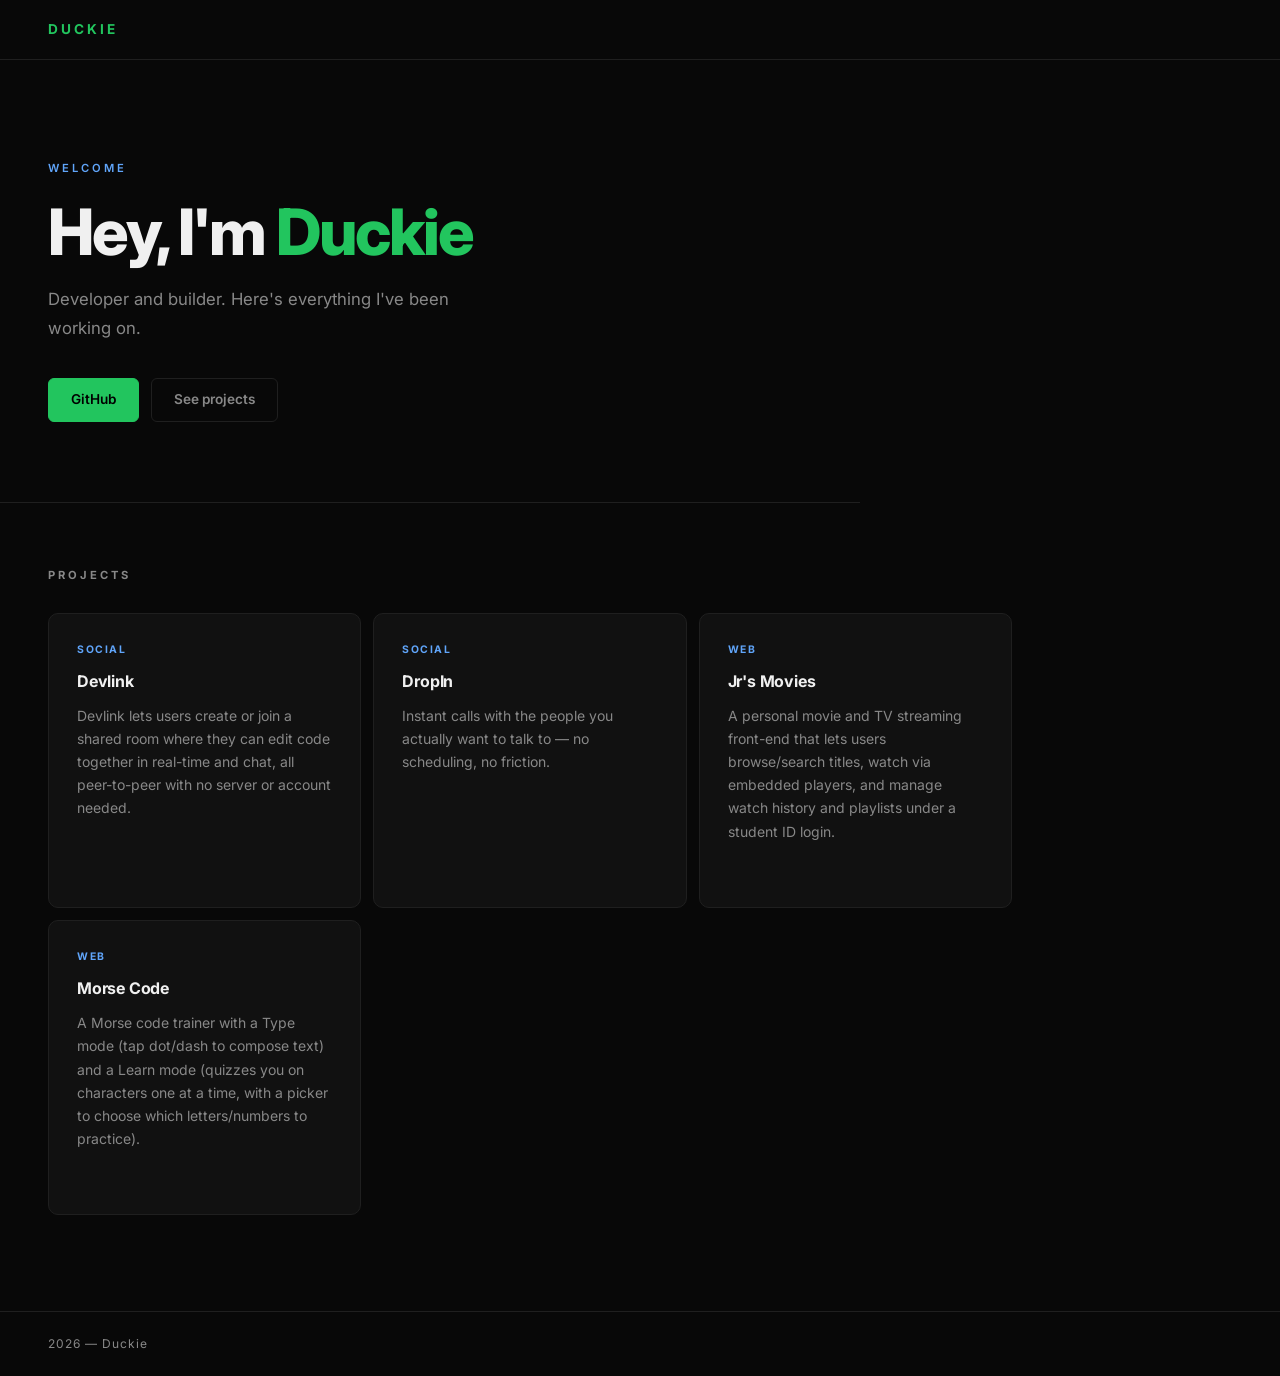
<file: index.html>
<!DOCTYPE html>
<html lang="en" data-theme="dark">
  <head>
    <meta charset="UTF-8" />
    <meta name="viewport" content="width=device-width, initial-scale=1.0" />
    <title>Duckie</title>
    <link rel="preconnect" href="https://fonts.googleapis.com" />
    <link href="https://fonts.googleapis.com/css2?family=Inter:wght@400;500;600;700;800&display=swap" rel="stylesheet" />
    <link rel="icon" type="image/svg+xml" href="./favicon.svg" />
    <link rel="apple-touch-icon" href="./favicon.svg" />
    <link rel="manifest" href="./manifest.json" />
    <link rel="stylesheet" href="./style.css" />
  </head>
  <body>

    <nav>
      <span class="logo">Duckie</span>

    </nav>

    <header class="hero">
      <p class="eyebrow">Welcome</p>
      <h1>Hey, I'm <span>Duckie</span></h1>
      <p class="hero-sub">Developer and builder. Here's everything I've been working on.</p>
      <div class="hero-links">
        <a href="https://github.com/duckie-jr" target="_blank" rel="noopener noreferrer" class="btn btn-primary">GitHub</a>
        <a href="#projects" class="btn btn-ghost">See projects</a>
      </div>
    </header>

    <main id="projects">
      <p class="section-label">Projects</p>
      <div id="project-grid" class="grid"></div>
    </main>

    <footer>
      <p>2026 — Duckie</p>
    </footer>

    <script src="./main.js"></script>
  </body>
</html>
</file>
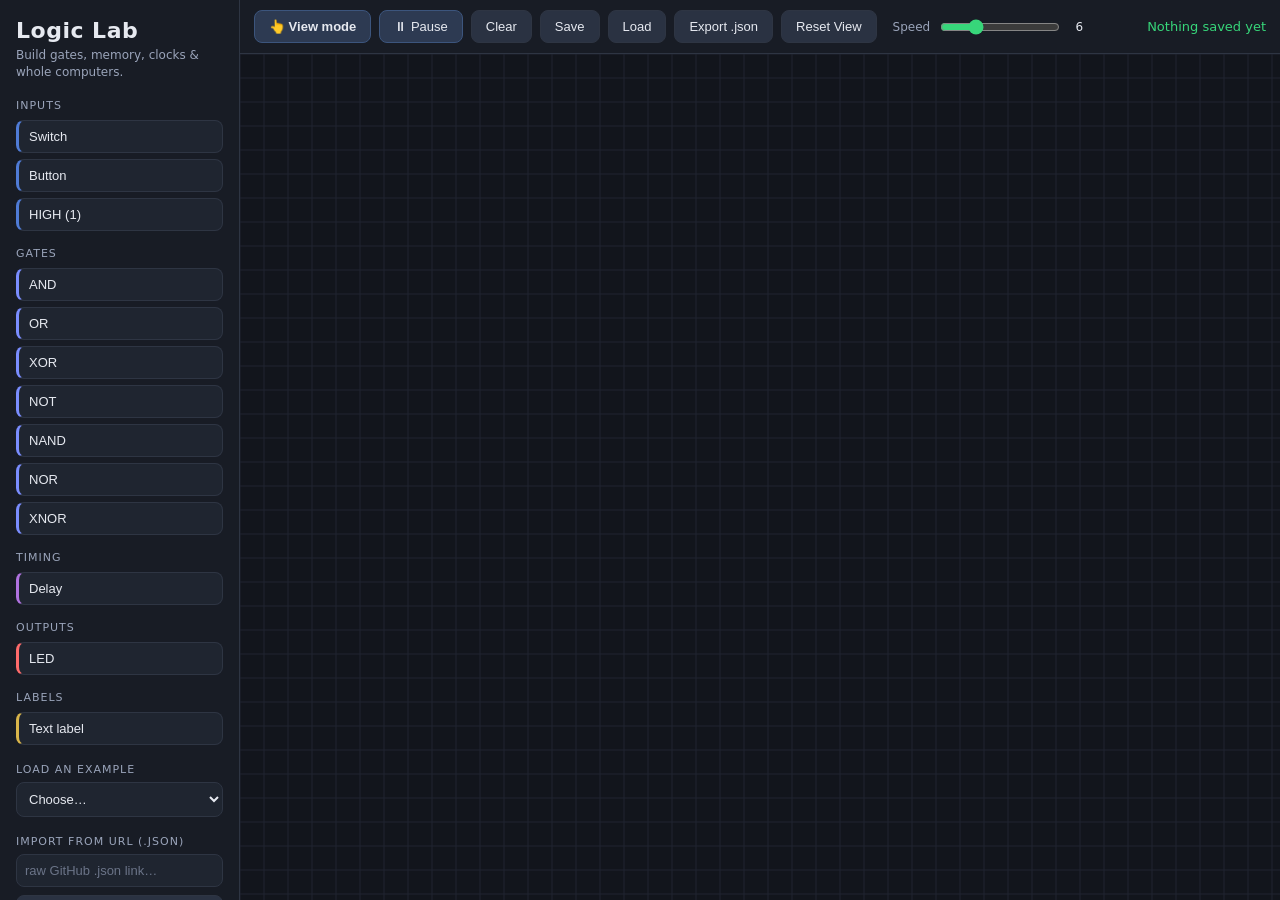
<file: Logic-Lab/index.html>
<!DOCTYPE html>
<html lang="en">
  <head>
    <meta charset="UTF-8" />
    <meta name="viewport" content="width=device-width, initial-scale=1.0" />
    <title>Logic Lab — Build & Learn Digital Circuits</title>
    <link rel="stylesheet" href="./style.css" />
  </head>
  <body>
    <div id="app-shell">
      <aside id="sidebar">
        <h1 class="app-title">Logic Lab</h1>
        <p class="app-tagline">Build gates, memory, clocks & whole computers.</p>

        <div id="toolbar"></div>

        <div class="sidebar-section">
          <label class="field-label" for="example-select">Load an example</label>
          <select id="example-select">
            <option value="">Choose…</option>
          </select>
        </div>

        <div class="sidebar-section">
          <label class="field-label" for="import-url">Import from URL (.json)</label>
          <input
            id="import-url"
            type="text"
            placeholder="raw GitHub .json link…"
          />
          <button id="btn-import" class="control-button full-width">
            Import circuit
          </button>
        </div>

        <div id="inspector" class="sidebar-section" hidden>
          <label class="field-label">Selected: Delay</label>
          <label class="field-label" for="delay-ticks">Delay length (ticks)</label>
          <input id="delay-ticks" type="number" min="1" max="1000" step="1" value="4" />
          <p class="inspector-hint">
            Higher = slower. A NOT → Delay loop blinks at this rate.
          </p>
        </div>

        <div class="help-panel">
          <h2>How to use</h2>
          <ul>
            <li>Click a part above to drop it on the board.</li>
            <li>Drag a part to move it.</li>
            <li>Drag from one pin to another to wire them.</li>
            <li>Click a <strong>Switch</strong> to flip 0/1.</li>
            <li>Hold a <strong>Button</strong> for a quick pulse.</li>
            <li>Double-click a <strong>Delay</strong> to set its tick length.</li>
            <li>Drop a <strong>Text label</strong> and double-click it to type a note.</li>
            <li>Build your own clock: loop a <strong>NOT</strong> back through a <strong>Delay</strong>.</li>
            <li>Select a part or wire, press <kbd>Delete</kbd> to remove.</li>
            <li>Scroll to zoom, drag the background to pan.</li>
          </ul>
        </div>
      </aside>

      <main id="workspace">
        <div id="controls">
          <button id="btn-mode" class="control-button mode-button">👆 View mode</button>
          <button id="btn-play" class="control-button">⏸ Pause</button>
          <button id="btn-clear" class="control-button">Clear</button>
          <button id="btn-save" class="control-button">Save</button>
          <button id="btn-load" class="control-button">Load</button>
          <button id="btn-export" class="control-button">Export .json</button>
          <button id="btn-reset-view" class="control-button">Reset View</button>

          <label class="speed-control">
            Speed
            <input
              id="speed-input"
              type="range"
              min="1"
              max="20"
              step="1"
              value="6"
            />
            <span id="speed-value">6</span>
          </label>

          <span id="status"></span>
        </div>

        <div id="canvas-wrapper">
          <canvas id="circuit-canvas"></canvas>
        </div>
      </main>
    </div>

    <script type="module" src="./js/simulation.js"></script>
    <script type="module" src="./js/renderer.js"></script>
    <script type="module" src="./js/app.js"></script>
  </body>
</html>
</file>
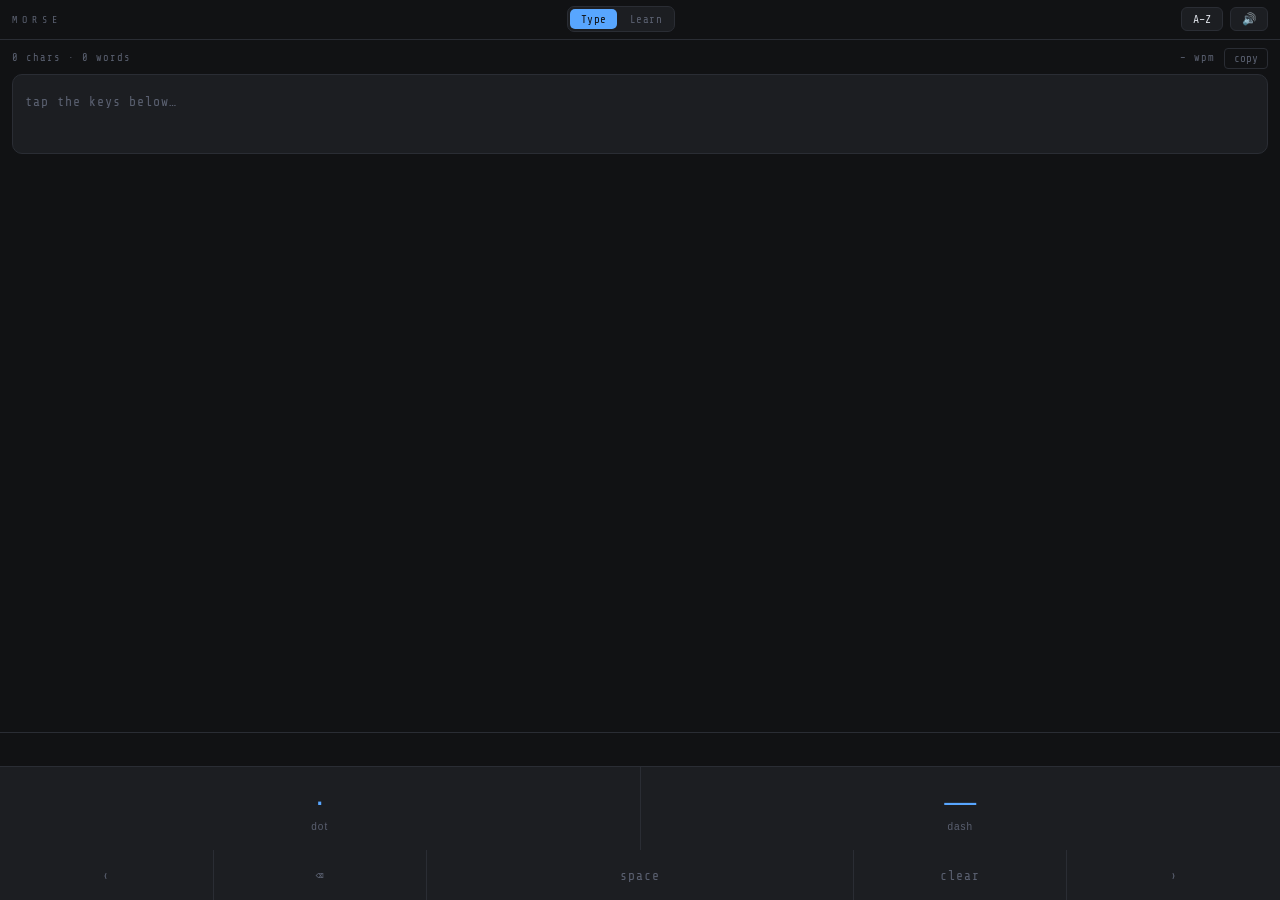
<file: Morse/index.html>
<!DOCTYPE html>
<html lang="en">
<head>
  <meta charset="UTF-8" />
  <meta name="viewport" content="width=device-width, initial-scale=1.0, viewport-fit=cover" />
  <link href="https://fonts.googleapis.com/css2?family=Share+Tech+Mono&display=swap" rel="stylesheet" />
  <link rel="stylesheet" href="./style.css" />
  <script type="module" src="./main.js"></script>
  <title>Morse</title>
</head>
<body>

  <div id="page">

    <!-- ── Top bar ── -->
    <header class="topbar">
      <span class="logo">MORSE</span>

      <!-- Type / Learn mode switcher -->
      <div class="mode-tabs">
        <button id="mode-type"  class="mode-tab active">Type</button>
        <button id="mode-learn" class="mode-tab">Learn</button>
      </div>

      <div class="topbar-right">
        <button id="ref-toggle"    class="topbar-btn">A–Z</button>
        <button id="sound-toggle"  class="topbar-btn" title="Toggle sound">🔊</button>
      </div>
    </header>

    <!-- ── Collapsible A–Z reference ── -->
    <div id="ref-panel" class="ref-panel">
      <div id="ref-content"></div>
    </div>

    <!-- ── Type mode: text output ── -->
    <div id="type-panel" class="notes-section">
      <div class="notes-meta">
        <span id="char-count" class="meta-stat">0 chars</span>
        <span id="wpm-display" class="meta-stat wpm">– wpm</span>
        <button id="copy-btn" class="copy-btn">copy</button>
      </div>
      <div id="notes" class="notes">
        <span class="notes-hint">tap the keys below…</span>
      </div>
    </div>

    <!-- ── Learn mode ── -->
    <div id="learn-panel" class="learn-panel" style="display:none">

      <div class="learn-stats">
        <span id="learn-streak" class="learn-stat">streak: 0</span>
        <span id="learn-score"  class="learn-stat">score: 0</span>
      </div>

      <div class="learn-card">
        <div id="learn-char"     class="learn-char">E</div>
        <div id="learn-morse"    class="learn-morse">·</div>
        <div id="learn-feedback" class="learn-feedback"></div>
      </div>

      <p class="learn-instruction">Enter the morse code shown above, then wait</p>

      <button id="learn-skip" class="learn-skip-btn">skip →</button>

      <!-- ── Character picker ── -->
      <div class="learn-picker-bar">
        <span id="learn-practicing-label" class="learn-practicing-label">practicing: all</span>
        <button id="learn-edit-btn" class="learn-edit-btn">edit ▾</button>
      </div>

      <div id="learn-picker" class="learn-picker" style="display:none">
        <div class="picker-presets">
          <button class="picker-preset" data-preset="letters">Letters</button>
          <button class="picker-preset" data-preset="numbers">Numbers</button>
          <button class="picker-preset" data-preset="all">All</button>
        </div>
        <div id="picker-grid" class="picker-grid"></div>
      </div>

    </div>

  </div><!-- /#page -->

  <!-- ── Fixed keyboard ── -->
  <div class="keyboard" id="keyboard">

    <div class="pending-bar">
      <span id="pend-syms"  class="pend-syms"></span>
      <span id="pend-arrow" class="pend-arrow"></span>
      <span id="pend-char"  class="pend-char"></span>
    </div>

    <div class="kb-main">
      <button id="btn-dot"  class="kb-btn dot-btn">
        <span class="kb-sym">·</span>
        <span class="kb-lbl">dot</span>
      </button>
      <button id="btn-dash" class="kb-btn dash-btn">
        <span class="kb-sym">—</span>
        <span class="kb-lbl">dash</span>
      </button>
    </div>

    <div class="kb-util">
      <button id="btn-left"  class="kb-util-btn">‹</button>
      <button id="btn-back"  class="kb-util-btn">⌫</button>
      <button id="btn-space" class="kb-util-btn kb-space">space</button>
      <button id="btn-clear" class="kb-util-btn kb-clear">clear</button>
      <button id="btn-right" class="kb-util-btn">›</button>
    </div>

  </div>

</body>
</html>
</file>
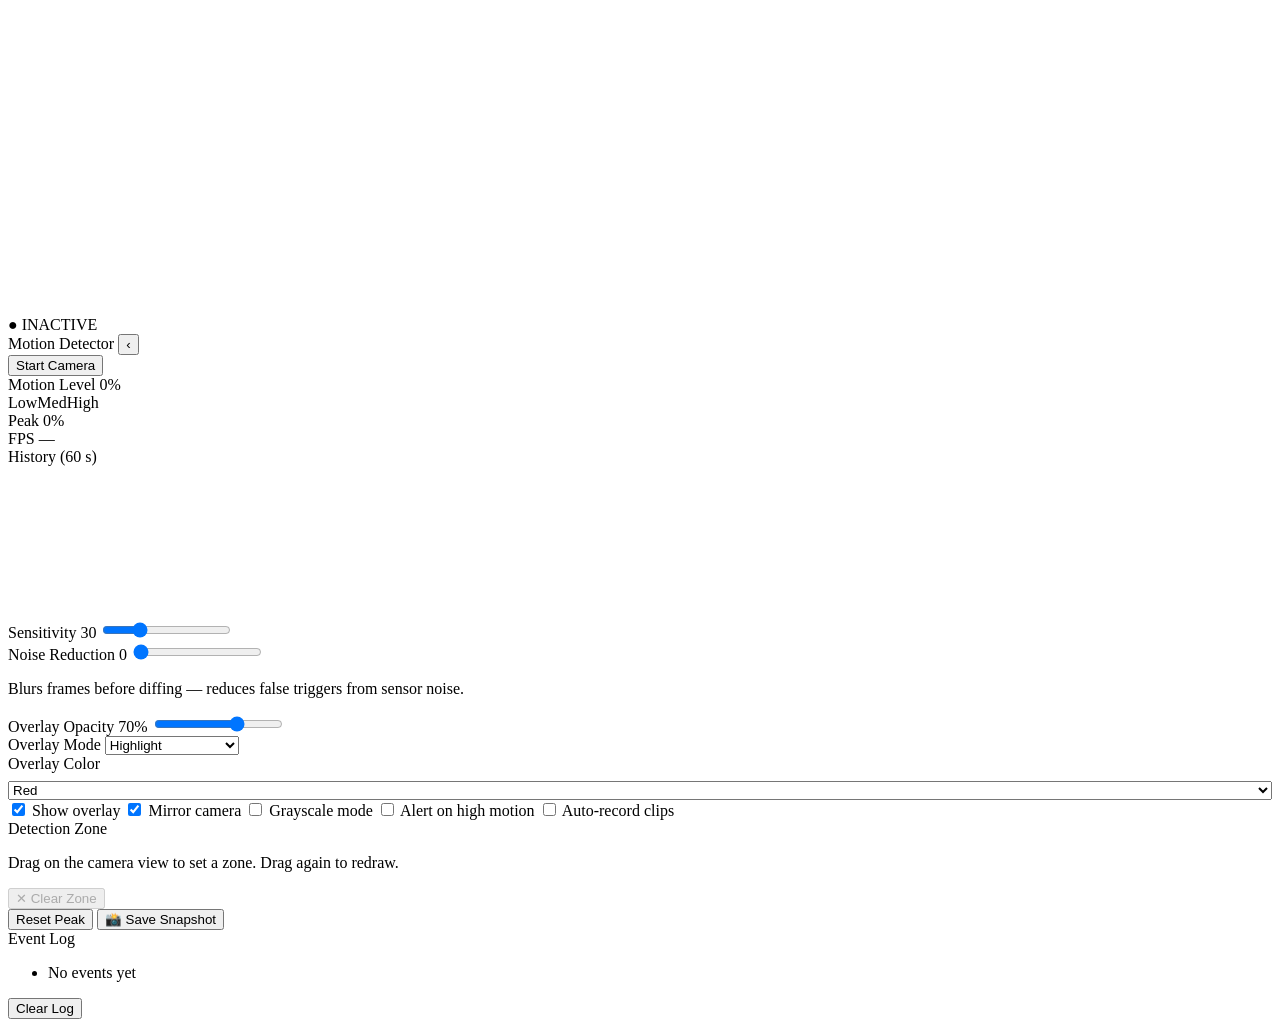
<file: Motion/index.html>
<!DOCTYPE html>
<html lang="en">
<head>
  <meta charset="UTF-8" />
  <meta name="viewport" content="width=device-width, initial-scale=1.0" />
  <title>Motion Detector</title>
  <link rel="stylesheet" href="style.css" />
</head>
<body>

  <!-- Hidden video source element -->
  <video id="camera-feed" autoplay playsinline muted></video>

  <!-- Main viewport: layered camera + overlay canvases -->
  <div id="viewport">
    <canvas id="camera-canvas"></canvas>
    <canvas id="overlay-canvas"></canvas>

    <!-- Top-left status badge -->
    <div id="status-badge" class="badge badge--inactive">● INACTIVE</div>
  </div>

  <!-- HUD panel -->
  <aside id="hud">
    <header class="hud__header">
      <span class="hud__title">Motion Detector</span>
      <button id="toggle-hud-btn" title="Collapse panel">‹</button>
    </header>

    <!-- Start / Stop -->
    <div class="hud__section">
      <button id="start-stop-btn" class="btn btn--primary">Start Camera</button>
    </div>

    <!-- Live stats -->
    <div class="hud__section">
      <div class="stat-row">
        <span class="stat-label">Motion Level</span>
        <span id="motion-percent" class="stat-value">0%</span>
      </div>

      <!-- Motion bar meter -->
      <div class="meter">
        <div id="meter-fill" class="meter__fill"></div>
        <div class="meter__zones">
          <span>Low</span><span>Med</span><span>High</span>
        </div>
      </div>

      <div class="stat-row">
        <span class="stat-label">Peak</span>
        <span id="peak-percent" class="stat-value">0%</span>
      </div>
      <div class="stat-row">
        <span class="stat-label">FPS</span>
        <span id="fps-display" class="stat-value">—</span>
      </div>

      <!-- Recording status — visible only while MediaRecorder is active -->
      <div class="stat-row" id="recording-status-row" style="display:none;">
        <span class="stat-label">Recording</span>
        <span class="recording-indicator">⏺ REC</span>
      </div>

      <!-- Motion history sparkline -->
      <div class="graph-label">History (60 s)</div>
      <canvas id="history-graph" class="history-graph"></canvas>
    </div>

    <!-- Controls -->
    <div class="hud__section">
      <label class="control-label" for="sensitivity-slider">
        Sensitivity
        <span id="sensitivity-value" class="control-value">30</span>
      </label>
      <input
        id="sensitivity-slider"
        type="range"
        min="5"
        max="100"
        value="30"
        class="slider"
      />
    </div>

    <div class="hud__section">
      <label class="control-label" for="noise-reduction-slider">
        Noise Reduction
        <span id="noise-reduction-value" class="control-value">0</span>
      </label>
      <input
        id="noise-reduction-slider"
        type="range"
        min="0"
        max="8"
        value="0"
        class="slider"
      />
      <p class="hint-text">Blurs frames before diffing — reduces false triggers from sensor noise.</p>
    </div>

    <div class="hud__section">
      <label class="control-label" for="overlay-opacity-slider">
        Overlay Opacity
        <span id="overlay-opacity-value" class="control-value">70%</span>
      </label>
      <input
        id="overlay-opacity-slider"
        type="range"
        min="10"
        max="100"
        value="70"
        class="slider"
      />
    </div>

    <div class="hud__section">
      <label class="control-label" for="overlay-mode-select">Overlay Mode</label>
      <select id="overlay-mode-select" class="select">
        <option value="highlight">Highlight</option>
        <option value="heatmap">Heatmap (thermal)</option>
      </select>
      <!-- Hidden when heatmap is active (color is determined by the LUT) -->
      <div id="overlay-color-row" style="display:flex; flex-direction:column; gap:8px;">
        <label class="control-label" for="overlay-color-select">Overlay Color</label>
        <select id="overlay-color-select" class="select">
          <option value="255,50,50">Red</option>
          <option value="50,255,100">Green</option>
          <option value="50,150,255">Blue</option>
          <option value="255,200,50">Yellow</option>
          <option value="255,100,255">Magenta</option>
        </select>
      </div>
    </div>

    <div class="hud__section">
      <label class="toggle-row">
        <input type="checkbox" id="show-overlay-toggle" checked />
        <span class="toggle-label">Show overlay</span>
      </label>
      <label class="toggle-row">
        <input type="checkbox" id="mirror-toggle" checked />
        <span class="toggle-label">Mirror camera</span>
      </label>
      <label class="toggle-row">
        <input type="checkbox" id="grayscale-toggle" />
        <span class="toggle-label">Grayscale mode</span>
      </label>
      <label class="toggle-row">
        <input type="checkbox" id="alert-toggle" />
        <span class="toggle-label">Alert on high motion</span>
      </label>
      <label class="toggle-row">
        <input type="checkbox" id="auto-record-toggle" />
        <span class="toggle-label">Auto-record clips</span>
      </label>
    </div>

    <!-- Alert threshold (shown only when alert is enabled) -->
    <div class="hud__section" id="alert-threshold-section" style="display:none;">
      <label class="control-label" for="alert-threshold-slider">
        Trigger threshold
        <span id="alert-threshold-value" class="control-value">20%</span>
      </label>
      <input
        id="alert-threshold-slider"
        type="range"
        min="1"
        max="100"
        value="20"
        class="slider"
      />
    </div>

    <!-- Detection Zone (ROI) -->
    <div class="hud__section">
      <div class="section-title">Detection Zone</div>
      <p class="hint-text">Drag on the camera view to set a zone. Drag again to redraw.</p>
      <button id="clear-zone-btn" class="btn btn--secondary" disabled>✕ Clear Zone</button>
    </div>

    <div class="hud__section">
      <button id="reset-peak-btn" class="btn btn--secondary">Reset Peak</button>
      <button id="snapshot-btn" class="btn btn--secondary">📸 Save Snapshot</button>
    </div>

    <!-- Motion event log -->
    <div class="hud__section">
      <div class="section-title">Event Log</div>
      <ul id="event-log" class="event-log">
        <li class="event-log__empty">No events yet</li>
      </ul>
      <button id="clear-log-btn" class="btn btn--secondary">Clear Log</button>
    </div>
  </aside>

  <script type="module" src="main.js"></script>
</body>
</html>
</file>
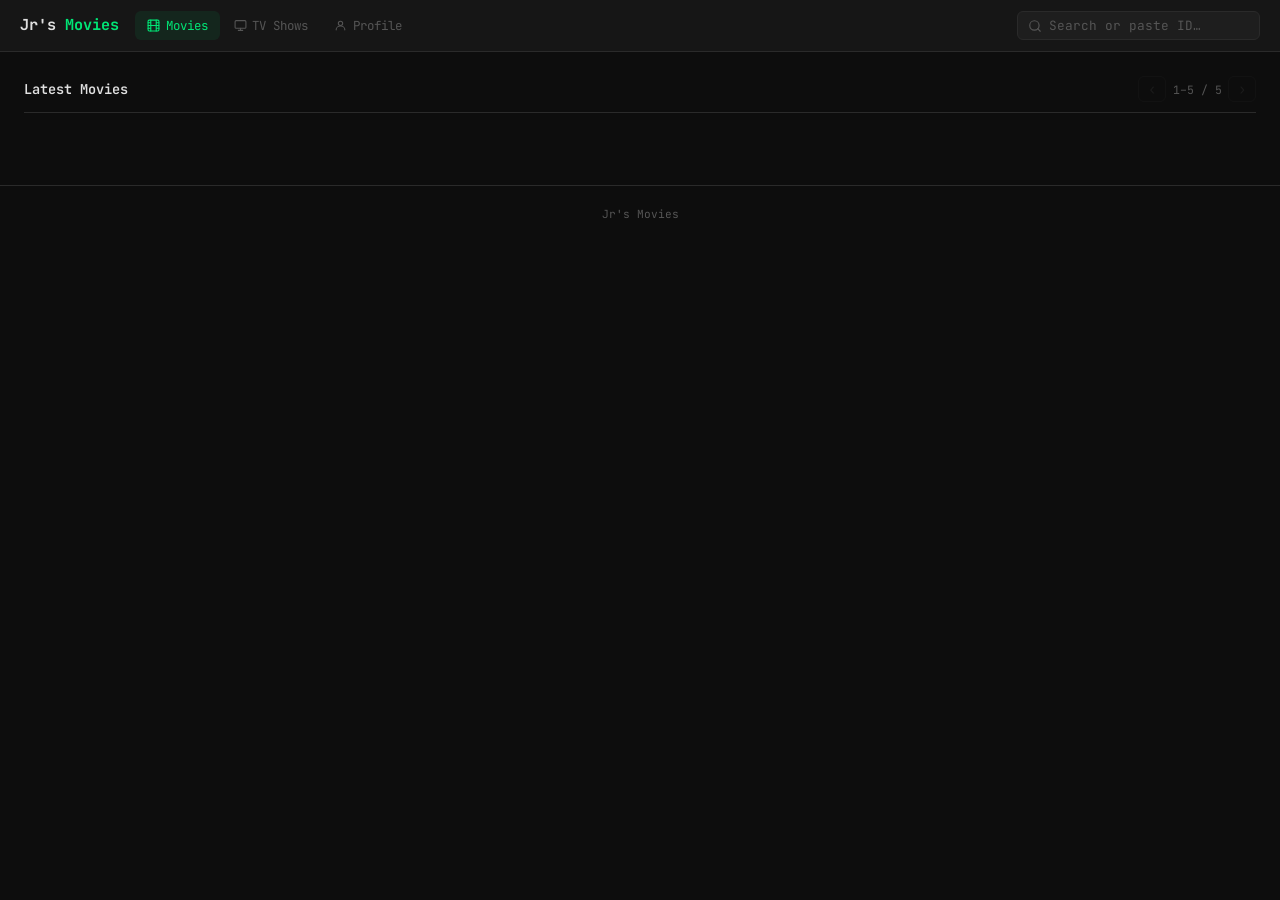
<file: Movies/index.html>
<!DOCTYPE html>
<html lang="en">
<head>
  <meta charset="UTF-8"/>
  <meta name="viewport" content="width=device-width, initial-scale=1.0"/>
  <title>Jr's Movies</title>
  <link rel="preconnect" href="https://fonts.googleapis.com"/>
  <link href="https://fonts.googleapis.com/css2?family=JetBrains+Mono:wght@400;500;700&display=swap" rel="stylesheet"/>
  <link rel="stylesheet" href="./style.css"/>
</head>
<body>

<!-- Login gate (shown when trying to watch without being logged in) -->
<div id="loginGate" class="overlay hidden">
  <div class="gate-box">
    <div class="gate-title">Sign in to watch</div>
    <p class="gate-sub">Enter your 6-digit Student ID</p>

    <input id="gateInput" class="input spaced" type="text"
      inputmode="numeric" maxlength="6" placeholder="· · · · · ·"
      autocomplete="off" spellcheck="false"/>
    <p class="field-err hidden" id="gateErr">Must be exactly 6 digits</p>

    <div class="tc-expand">
      <button class="tc-link" id="gateTcToggle" type="button">View Terms &amp; Conditions ▾</button>
      <div id="gateTcBox" class="tc-box hidden">
        <p>Jr's Movies does not own, host, or control any of the movies or TV shows available through this service. All content is sourced from third-party providers. If you have a legal concern regarding any content, please contact the original content owner or distributor — not Jr's Movies. Jr's Movies accepts no liability for any third-party content. This service is for personal, non-commercial use only. You agree not to distribute or reproduce any content. Use of this service is entirely at your own risk.</p>
      </div>
    </div>

    <div class="tc-row">
      <input type="checkbox" id="gateTcCheck" class="tc-checkbox"/>
      <label for="gateTcCheck" class="tc-label">I agree to the Terms &amp; Conditions</label>
    </div>
    <p class="field-err hidden" id="gateTcErr">You must agree to the Terms &amp; Conditions</p>

    <div class="gate-btns">
      <button class="btn btn-full" id="gateSubmit">Watch Now</button>
      <button class="btn-ghost btn-full" id="gateCancel">Cancel</button>
    </div>
  </div>
</div>

<!-- Add-to-playlist picker -->
<div id="plPicker" class="overlay hidden">
  <div class="pl-picker-box">
    <div class="pl-picker-title">Add to Playlist</div>
    <div class="pl-picker-list" id="plPickerList"></div>
    <button class="btn-ghost" id="plPickerClose" style="margin-top:10px;width:100%">Cancel</button>
  </div>
</div>

<!-- Player modal -->
<div id="playerModal" class="overlay hidden">
  <div class="player-outer" id="playerOuter">

    <div class="player-box">
      <div class="player-head">
        <span class="player-title" id="playerTitle">—</span>
        <div class="player-head-right">
          <button class="btn-ghost" id="addToPlaylistBtn" title="Save to playlist">+ Playlist</button>
          <button class="btn-ghost" id="devToggleBtn" title="Dev controls">⚙</button>
          <button class="btn-ghost" id="playerClose">x</button>
        </div>
      </div>
      <div class="player-frame">
        <iframe id="playerIframe" src="" frameborder="0" allowfullscreen
          allow="autoplay; fullscreen; picture-in-picture; encrypted-media"
          referrerpolicy="no-referrer" loading="eager"></iframe>
      </div>
      <div class="player-bar">
        <div class="prog-rail"><div class="prog-fill" id="progFill"></div></div>
        <span class="prog-time" id="progTime">—</span>
      </div>
    </div>

    <!-- Dev panel (toggle with backtick / tilde while player is open) -->
    <div class="dev-panel hidden" id="devPanel">
      <div class="dev-head">
        <span>Dev Controls</span>
        <kbd class="dev-key">` / ~</kbd>
      </div>
      <div class="dev-body">
        <label class="dev-label">Media ID</label>
        <input id="devId" class="dev-input" type="text" placeholder="tt… or TMDB number" autocomplete="off"/>

        <label class="dev-label">Type</label>
        <select id="devType" class="dev-input dev-select">
          <option value="movie">Movie</option>
          <option value="tv">TV Show</option>
        </select>

        <div id="devTvRow" class="dev-tv-row hidden">
          <div class="dev-row">
            <div>
              <label class="dev-label">Season</label>
              <input id="devSeason" class="dev-input dev-num" type="number" min="1" value="1"/>
            </div>
            <div>
              <label class="dev-label">Episode</label>
              <input id="devEpisode" class="dev-input dev-num" type="number" min="1" value="1"/>
            </div>
          </div>
          <div class="dev-ep-nav">
            <button class="dev-btn-sm" id="devPrevEp">← Ep</button>
            <button class="dev-btn-sm" id="devNextEp">Ep →</button>
            <button class="dev-btn-sm" id="devPrevSeason">← Season</button>
            <button class="dev-btn-sm" id="devNextSeason">Season →</button>
          </div>
        </div>

        <label class="dev-label">Custom URL <span class="dev-hint">(overrides fields above)</span></label>
        <input id="devCustomUrl" class="dev-input" type="text" placeholder="https://vaplayer.ru/embed/…" autocomplete="off"/>

        <button class="dev-apply" id="devApply">Apply</button>
        <div class="dev-info" id="devInfo"></div>
      </div>
    </div>

  </div>
</div>

<!-- ══ HEADER ══════════════════════════════════════════════════════ -->
<header class="topbar" id="topbar">
  <span class="brand">Jr's <span class="brand-accent">Movies</span></span>

  <nav class="tabs">
    <!-- Movies tab -->
    <button class="tab active" data-section="movies">
      <svg viewBox="0 0 24 24" width="13" height="13" fill="none" stroke="currentColor" stroke-width="2" stroke-linecap="round" stroke-linejoin="round">
        <rect x="2" y="2" width="20" height="20" rx="2"/>
        <path d="M7 2v20M17 2v20M2 12h20M2 7h5M2 17h5M17 7h5M17 17h5"/>
      </svg>
      Movies
    </button>

    <!-- TV tab -->
    <button class="tab" data-section="tv">
      <svg viewBox="0 0 24 24" width="13" height="13" fill="none" stroke="currentColor" stroke-width="2" stroke-linecap="round" stroke-linejoin="round">
        <rect x="2" y="3" width="20" height="14" rx="2"/>
        <path d="M8 21h8m-4-4v4"/>
      </svg>
      TV Shows
    </button>

    <!-- Profile tab -->
    <button class="tab" data-section="profile">
      <svg viewBox="0 0 24 24" width="13" height="13" fill="none" stroke="currentColor" stroke-width="2" stroke-linecap="round" stroke-linejoin="round">
        <circle cx="12" cy="8" r="4"/>
        <path d="M4 20c0-4 3.582-7 8-7s8 3 8 7"/>
      </svg>
      Profile
    </button>
  </nav>

  <div class="topbar-right">
    <div class="search-row">
      <svg class="search-icon" viewBox="0 0 24 24" width="14" height="14" fill="none" stroke="currentColor" stroke-width="2" stroke-linecap="round">
        <circle cx="11" cy="11" r="8"/><path d="m21 21-4.35-4.35"/>
      </svg>
      <input id="searchInput" type="text" placeholder="Search or paste ID…" autocomplete="off" spellcheck="false"/>
    </div>
  </div>
</header>

<!-- ══ MAIN ═══════════════════════════════════════════════════════ -->
<main class="main">

  <!-- Search results -->
  <section class="section hidden" id="searchSection">
    <div class="sec-bar">
      <span class="sec-lbl">Results for "<em id="searchQuery"></em>"</span>
      <button class="btn-ghost" id="backBtn">← Back</button>
    </div>
    <div class="search-status" id="searchStatusBar">
      <span id="searchStatus" class="search-status-txt"></span>
      <button class="btn-ghost" id="searchStopBtn" style="display:none">Stop</button>
    </div>
    <div class="sec-bar hidden" id="searchPagerBar">
      <span id="searchResultCount" class="search-status-txt"></span>
      <div class="pager">
        <button class="pg" id="searchPrev" disabled>&#8249;</button>
        <span class="pg-num" id="searchPageNum">1 / 1</span>
        <button class="pg" id="searchNext">&#8250;</button>
      </div>
    </div>
    <div class="grid" id="searchGrid"></div>
  </section>

  <!-- Movies -->
  <section class="section" id="moviesSection">
    <div class="sec-bar">
      <h2 class="sec-lbl">Latest Movies</h2>
      <div class="pager">
        <button class="pg" id="moviesPrev" disabled>&#8249;</button>
        <span class="pg-num" id="moviesPage">1 / —</span>
        <button class="pg" id="moviesNext">&#8250;</button>
      </div>
    </div>
    <div class="grid" id="moviesGrid"></div>
  </section>

  <!-- TV Shows -->
  <section class="section hidden" id="tvSection">
    <div class="sec-bar">
      <h2 class="sec-lbl">Latest TV Shows</h2>
      <div class="pager">
        <button class="pg" id="tvPrev" disabled>&#8249;</button>
        <span class="pg-num" id="tvPage">1 / —</span>
        <button class="pg" id="tvNext">&#8250;</button>
      </div>
    </div>
    <div class="grid" id="tvGrid"></div>
  </section>

  <!-- ── Profile ───────────────────────────────── -->
  <section class="section hidden" id="profileSection">

    <!-- NOT logged in: sign-in card -->
    <div id="profileLoginView">
      <div class="profile-login-card">
        <h2 class="profile-login-title">Sign In</h2>
        <p class="profile-login-sub">Enter your 6-digit Student ID to access your profile and start watching</p>

        <input id="profileInput" class="input spaced" type="text"
          inputmode="numeric" maxlength="6" placeholder="· · · · · ·"
          autocomplete="off" spellcheck="false"/>
        <p class="field-err hidden" id="profileInputErr">Must be exactly 6 digits</p>

        <div class="tc-expand">
          <button class="tc-link" id="profileTcToggle" type="button">View Terms &amp; Conditions ▾</button>
          <div id="profileTcBox" class="tc-box hidden">
            <p>Jr's Movies does not own, host, or control any of the movies or TV shows available through this service. All content is sourced from independent third-party providers. Jr's Movies is simply a interface to that content and holds no rights over it.</p>
            <br/>
            <p>If you have a legal concern — such as a copyright claim — regarding any content, you must contact the original content owner or distributor directly. Jr's Movies is not the correct point of contact and cannot be held responsible.</p>
            <br/>
            <p>This service is for personal, non-commercial use only. You agree not to distribute or reproduce any content. Use of this service is entirely at your own risk.</p>
          </div>
        </div>

        <div class="tc-row">
          <input type="checkbox" id="profileTcCheck" class="tc-checkbox"/>
          <label for="profileTcCheck" class="tc-label">I have read and agree to the Terms &amp; Conditions</label>
        </div>
        <p class="field-err hidden" id="profileTcErr">You must agree to the Terms &amp; Conditions</p>

        <button class="btn btn-full" id="profileSignInBtn">Sign In</button>
      </div>
    </div>

    <!-- LOGGED IN: account + history + playlists -->
    <div id="profileLoggedInView" class="hidden">

      <div class="profile-header-bar">
        <div class="profile-user-info">
          <div>
            <div class="profile-user-id" id="profileUserId">#——</div>
            <div class="profile-user-label">Student Account</div>
          </div>
        </div>
        <div class="profile-actions">
          <button class="btn-ghost" id="exportBtn" title="Export all data as JSON">Export</button>
          <label class="btn-ghost" title="Import playlist JSON files" style="cursor:pointer">
            Import
            <input id="importInput" type="file" accept=".json" multiple style="display:none"/>
          </label>
          <button class="btn-ghost danger" id="logoutBtn">Sign Out</button>
        </div>
      </div>

      <div class="panel-tabs">
        <button class="ptab active" data-ptab="history">Watch History</button>
        <button class="ptab" data-ptab="playlists">Playlists</button>
      </div>

      <div class="ptab-content" id="ptabHistory">
        <div class="panel-toolbar">
          <span class="panel-count" id="historyCount">0 items</span>
          <button class="btn-ghost danger" id="clearHistoryBtn">Clear History</button>
        </div>
        <div class="history-list" id="historyList">
          <p class="empty-msg">No history yet</p>
        </div>
      </div>

      <div class="ptab-content hidden" id="ptabPlaylists">
        <div class="panel-toolbar">
          <button class="btn" id="newPlaylistBtn">+ New Playlist</button>
        </div>
        <div class="new-pl-form hidden" id="newPlForm">
          <input id="newPlName" class="input" type="text" placeholder="Playlist name…" maxlength="40"/>
          <div style="display:flex;gap:6px;margin-top:8px">
            <button class="btn" id="createPlBtn">Create</button>
            <button class="btn-ghost" id="cancelPlBtn">Cancel</button>
          </div>
        </div>
        <div class="playlist-list" id="playlistList">
          <p class="empty-msg">No playlists yet</p>
        </div>
      </div>

    </div><!-- /profileLoggedInView -->

  </section><!-- /profileSection -->

</main>

<footer class="footer">Jr's Movies</footer>

<script type="module" src="./main.js"></script>
</body>
</html>
</file>
<file: style.css>
/* ── Tokens ─────────────────────────────────────────────────── */
:root {
  --bg:         #080808;
  --surface:    #111111;
  --surface-2:  #161616;
  --border:     #1f1f1f;
  --text:       #f0f0f0;
  --muted:      #888888;
  --green:      #22c55e;
  --green-dim:  rgba(34, 197, 94, 0.08);
  --green-glow: rgba(34, 197, 94, 0.2);
  --blue:       #60a5fa;
  --font:       'Inter', system-ui, sans-serif;
}



/* ── Base ───────────────────────────────────────────────────── */
*, *::before, *::after { box-sizing: border-box; margin: 0; padding: 0; }
html { scroll-behavior: smooth; }

body {
  font-family: var(--font);
  background: var(--bg);
  color: var(--text);
  line-height: 1.6;
  min-height: 100dvh;
  display: flex;
  flex-direction: column;
  -webkit-font-smoothing: antialiased;
  transition: background .3s, color .3s;
}

a { color: var(--green); text-decoration: none; }
a:hover { text-decoration: underline; }

/* ── Nav ────────────────────────────────────────────────────── */
nav {
  display: flex;
  align-items: center;
  justify-content: space-between;
  padding: 0 48px;
  height: 60px;
  border-bottom: 1px solid var(--border);
  position: sticky;
  top: 0;
  background: var(--bg);
  z-index: 10;
}

.logo {
  font-size: .85rem;
  font-weight: 700;
  letter-spacing: 3px;
  text-transform: uppercase;
  color: var(--green);
}



/* ── Hero ───────────────────────────────────────────────────── */
.hero {
  padding: 100px 48px 80px;
  border-bottom: 1px solid var(--border);
  max-width: 860px;
}

.eyebrow {
  font-size: .7rem;
  font-weight: 600;
  letter-spacing: 3px;
  text-transform: uppercase;
  color: var(--blue);
  margin-bottom: 20px;
}

.hero h1 {
  font-size: clamp(2.6rem, 5.5vw, 4rem);
  font-weight: 800;
  letter-spacing: -2px;
  line-height: 1.05;
  color: var(--text);
  margin-bottom: 20px;
}

.hero h1 span {
  color: var(--green);
}

.hero-sub {
  font-size: 1.05rem;
  color: var(--muted);
  max-width: 420px;
  line-height: 1.7;
  margin-bottom: 36px;
}

.hero-links {
  display: flex;
  gap: 12px;
  flex-wrap: wrap;
}

.btn {
  display: inline-flex;
  align-items: center;
  gap: 8px;
  font-family: var(--font);
  font-size: .85rem;
  font-weight: 600;
  padding: 10px 22px;
  border-radius: 6px;
  cursor: pointer;
  transition: all .2s;
  text-decoration: none;
}

.btn-primary {
  background: var(--green);
  color: #000;
  border: 1px solid var(--green);
}
.btn-primary:hover {
  opacity: .85;
  text-decoration: none;
}

.btn-ghost {
  background: none;
  color: var(--muted);
  border: 1px solid var(--border);
}
.btn-ghost:hover {
  border-color: var(--green);
  color: var(--green);
  text-decoration: none;
}

/* ── Projects ───────────────────────────────────────────────── */
main {
  flex: 1;
  padding: 64px 48px 96px;
  max-width: 1060px;
}

.section-label {
  font-size: .7rem;
  font-weight: 700;
  letter-spacing: 3px;
  text-transform: uppercase;
  color: var(--muted);
  margin-bottom: 28px;
}

.grid {
  display: grid;
  grid-template-columns: repeat(auto-fill, minmax(290px, 1fr));
  gap: 12px;
}

/* ── Card ───────────────────────────────────────────────────── */
.card {
  display: flex;
  flex-direction: column;
  gap: 10px;
  background: var(--surface);
  border: 1px solid var(--border);
  border-radius: 10px;
  padding: 28px;
  text-decoration: none;
  color: inherit;
  transition: border-color .2s, background .2s, transform .2s;
  position: relative;
  overflow: hidden;
}

.card::before {
  content: '';
  position: absolute;
  top: 0;
  left: 0;
  width: 3px;
  height: 100%;
  background: var(--green);
  opacity: 0;
  transition: opacity .2s;
}

.card:hover {
  border-color: var(--border);
  background: var(--surface-2);
  transform: translateY(-2px);
  text-decoration: none;
}

.card:hover::before {
  opacity: 1;
}

.tag {
  font-size: .65rem;
  font-weight: 700;
  letter-spacing: 1.5px;
  text-transform: uppercase;
  color: var(--blue);
}

.card h3 {
  font-size: 1rem;
  font-weight: 700;
  color: var(--text);
  letter-spacing: -.2px;
}

.card p {
  font-size: .875rem;
  color: var(--muted);
  line-height: 1.65;
  flex: 1;
}

.arrow {
  font-size: .8rem;
  font-weight: 600;
  color: var(--green);
  margin-top: 6px;
  opacity: 0;
  transform: translateX(-4px);
  transition: opacity .2s, transform .2s;
}

.card:hover .arrow {
  opacity: 1;
  transform: translateX(0);
}

/* ── Footer ─────────────────────────────────────────────────── */
footer {
  border-top: 1px solid var(--border);
  padding: 22px 48px;
  font-size: .75rem;
  letter-spacing: 1px;
  color: var(--muted);
}

/* ── Responsive ─────────────────────────────────────────────── */
@media (max-width: 640px) {
  nav, .hero, main, footer { padding-left: 24px; padding-right: 24px; }
  .hero { padding-top: 64px; padding-bottom: 56px; }
  main { padding-top: 48px; }
  .grid { grid-template-columns: 1fr; gap: 10px; }
}
</file>
<file: Logic-Lab/style.css>
:root {
  --bg-app: #12151c;
  --bg-sidebar: #181c25;
  --bg-panel: #1f2530;
  --bg-control: #2a3242;
  --bg-control-hover: #343d50;
  --border: #2e3543;
  --text: #e6e9f0;
  --text-muted: #9aa4ba;
  --accent: #37d67a;
  --accent-soft: #2d3a52;
}

* {
  box-sizing: border-box;
}

html,
body {
  margin: 0;
  height: 100%;
  font-family: "Segoe UI", system-ui, -apple-system, sans-serif;
  background: var(--bg-app);
  color: var(--text);
  overflow: hidden;
}

#app-shell {
  display: flex;
  height: 100vh;
  width: 100vw;
}

/* ----------------------------- Sidebar ----------------------------- */

#sidebar {
  width: 240px;
  flex: 0 0 240px;
  background: var(--bg-sidebar);
  border-right: 1px solid var(--border);
  padding: 18px 16px;
  overflow-y: auto;
}

.app-title {
  margin: 0;
  font-size: 22px;
  letter-spacing: 0.5px;
}

.app-tagline {
  margin: 4px 0 18px;
  font-size: 12px;
  color: var(--text-muted);
  line-height: 1.4;
}

#toolbar {
  display: flex;
  flex-direction: column;
  gap: 16px;
}

.toolbar-group {
  display: flex;
  flex-direction: column;
  gap: 6px;
}

.toolbar-heading {
  font-size: 11px;
  text-transform: uppercase;
  letter-spacing: 1px;
  color: var(--text-muted);
  margin-bottom: 2px;
}

.tool-button {
  display: block;
  width: 100%;
  text-align: left;
  padding: 8px 10px;
  border: 1px solid var(--border);
  border-radius: 8px;
  background: var(--bg-panel);
  color: var(--text);
  font-size: 13px;
  cursor: pointer;
  transition: background 0.12s ease, transform 0.06s ease;
}

.tool-button:hover {
  background: var(--bg-control-hover);
}

.tool-button:active {
  transform: scale(0.98);
}

.tool-input {
  border-left: 3px solid #4f7bd6;
}
.tool-gate {
  border-left: 3px solid #7a8dff;
}
.tool-timing {
  border-left: 3px solid #b072e0;
}
.tool-output {
  border-left: 3px solid #ff6b6b;
}
.tool-annotation {
  border-left: 3px solid #d9b54a;
}

.sidebar-section {
  margin-top: 18px;
}

.field-label {
  display: block;
  font-size: 11px;
  text-transform: uppercase;
  letter-spacing: 1px;
  color: var(--text-muted);
  margin-bottom: 6px;
}

#example-select,
#import-url,
#delay-ticks {
  width: 100%;
  padding: 8px;
  border-radius: 8px;
  border: 1px solid var(--border);
  background: var(--bg-panel);
  color: var(--text);
  font-size: 13px;
}

#import-url {
  margin-bottom: 8px;
}

#import-url::placeholder {
  color: #6b7488;
}

.control-button.full-width {
  width: 100%;
}

#inspector {
  padding: 12px;
  background: var(--bg-panel);
  border: 1px solid var(--border);
  border-radius: 10px;
}

.inspector-hint {
  margin: 8px 0 0;
  font-size: 11px;
  line-height: 1.4;
  color: var(--text-muted);
}

.help-panel {
  margin-top: 22px;
  padding: 12px;
  background: var(--bg-panel);
  border: 1px solid var(--border);
  border-radius: 10px;
}

.help-panel h2 {
  margin: 0 0 8px;
  font-size: 13px;
}

.help-panel ul {
  margin: 0;
  padding-left: 18px;
  font-size: 12px;
  color: var(--text-muted);
  line-height: 1.6;
}

.help-panel strong {
  color: var(--text);
}

kbd {
  background: var(--bg-control);
  border: 1px solid var(--border);
  border-radius: 4px;
  padding: 0 5px;
  font-size: 11px;
  color: var(--text);
}

/* ---------------------------- Workspace ---------------------------- */

#workspace {
  flex: 1;
  display: flex;
  flex-direction: column;
  min-width: 0;
}

#controls {
  display: flex;
  align-items: center;
  gap: 8px;
  padding: 10px 14px;
  background: var(--bg-sidebar);
  border-bottom: 1px solid var(--border);
}

.control-button {
  padding: 8px 14px;
  border: 1px solid var(--border);
  border-radius: 8px;
  background: var(--bg-control);
  color: var(--text);
  font-size: 13px;
  cursor: pointer;
  transition: background 0.12s ease;
}

.control-button:hover {
  background: var(--bg-control-hover);
}

#btn-play {
  background: var(--accent-soft);
  border-color: #3c557d;
}

.speed-control {
  display: flex;
  align-items: center;
  gap: 8px;
  margin-left: 8px;
  font-size: 12px;
  color: var(--text-muted);
}

.speed-control input[type="range"] {
  width: 120px;
  accent-color: var(--accent);
}

#speed-value {
  min-width: 18px;
  text-align: center;
  color: var(--text);
}

#status {
  margin-left: auto;
  font-size: 13px;
  color: var(--accent);
  opacity: 0;
  transition: opacity 0.2s ease;
}

#status.status-visible {
  opacity: 1;
}

#canvas-wrapper {
  position: relative;
  flex: 1;
  min-height: 0;
  background: #12151c;
}

#circuit-canvas {
  display: block;
  width: 100%;
  height: 100%;
  cursor: crosshair;
  touch-action: none;
}

/* ------------------------------------------------------------------ */
/* Edit / View mode                                                    */
/* ------------------------------------------------------------------ */

.mode-button {
  background: var(--accent-soft);
  border-color: #3c557d;
  font-weight: 600;
}

/*
 * In View mode the layout is locked: the toolbar can't place new parts and the
 * canvas shows a pointer cursor instead of the wiring crosshair, so clicking
 * switches feels safe and obvious.
 */
body.view-mode .mode-button {
  background: var(--accent);
  border-color: var(--accent);
  color: #10271a;
}

body.view-mode #toolbar {
  opacity: 0.45;
  pointer-events: none;
}

body.view-mode #circuit-canvas {
  cursor: pointer;
}
</file>
<file: Morse/style.css>
/* ─── Reset ─────────────────────────────────────── */
*, *::before, *::after {
  box-sizing: border-box; margin: 0; padding: 0;
  -webkit-tap-highlight-color: transparent;
}

/* ─── Fixed color tokens ────────────────────────── */
:root {
  --bg:      #111214;
  --surface: #1c1e22;
  --border:  #2a2d34;
  --accent:  #58a6ff;
  --text:    #dde1e8;
  --dim:     #5a6070;
  --green:   #3fb950;
  --red:     #f85149;
  --mono:    'Share Tech Mono', monospace;
  --kb-h:    220px;
}

/* ─── Base ──────────────────────────────────────── */
html {
  height: 100%;
  overflow-x: hidden;
  -webkit-text-size-adjust: 100%;
  text-size-adjust: 100%;
}

body {
  height: 100%;
  width: 100%;
  overflow-x: hidden;
  background: var(--bg);
  color: var(--text);
  font-family: var(--mono);
  overscroll-behavior: none;
  -webkit-overflow-scrolling: touch;
}

/* ─── Page ──────────────────────────────────────── */
#page {
  min-height: 100dvh;
  width: 100%;
  overflow-x: hidden;
  padding-bottom: calc(var(--kb-h) + env(safe-area-inset-bottom, 0px) + 1rem);
}

/* ─── Top bar ───────────────────────────────────── */
.topbar {
  position: sticky; top: 0; z-index: 20;
  background: var(--bg);
  border-bottom: 1px solid var(--border);
  display: flex;
  align-items: center;
  justify-content: space-between;
  padding: .4rem .75rem;
  gap: .5rem;
  overflow: hidden;
}

.logo {
  font-size: .62rem;
  letter-spacing: 5px;
  color: var(--dim);
  flex-shrink: 0;
}

/* Mode tabs (Type / Learn) */
.mode-tabs {
  display: flex;
  gap: 2px;
  background: var(--surface);
  border: 1px solid var(--border);
  border-radius: 7px;
  padding: 2px;
  flex-shrink: 0;
}

.mode-tab {
  font-family: var(--mono);
  font-size: .68rem;
  letter-spacing: .5px;
  background: none;
  border: none;
  border-radius: 5px;
  color: var(--dim);
  padding: .22rem .65rem;
  cursor: pointer;
  touch-action: manipulation;
  transition: background .12s, color .12s;
}
.mode-tab.active {
  background: var(--accent);
  color: var(--bg);
}

.topbar-right { display: flex; gap: .4rem; flex-shrink: 0; }

.topbar-btn {
  font-family: var(--mono);
  font-size: .72rem;
  background: var(--surface);
  border: 1px solid var(--border);
  border-radius: 6px;
  color: var(--text);
  padding: .25rem .7rem;
  cursor: pointer;
  touch-action: manipulation;
  white-space: nowrap;
  transition: background .1s;
}
.topbar-btn:active  { background: var(--border); }
.topbar-btn.muted   { color: var(--dim); }

/* ─── Reference panel ───────────────────────────── */
.ref-panel {
  max-height: 0;
  overflow: hidden;
  transition: max-height .28s ease;
}
.ref-panel.open {
  max-height: 42dvh;
  overflow-y: auto;
  overflow-x: hidden;
  -webkit-overflow-scrolling: touch;
  border-bottom: 1px solid var(--border);
}

.ref-grid {
  display: grid;
  grid-template-columns: repeat(auto-fill, minmax(40px, 1fr));
  gap: 1px;
  background: var(--border);
  width: 100%;
}

.ref-section { border-bottom: 1px solid var(--border); }
.ref-section:last-child { border-bottom: none; }

.ref-section-label {
  font-size: .52rem;
  letter-spacing: 2px;
  text-transform: uppercase;
  color: var(--dim);
  padding: .22rem .5rem;
  background: var(--surface);
  border-bottom: 1px solid var(--border);
}

.ref-card {
  background: var(--bg);
  padding: .28rem .05rem;
  display: flex;
  flex-direction: column;
  align-items: center;
  gap: .08rem;
  cursor: pointer;
  touch-action: manipulation;
  user-select: none;
  transition: background .12s;
  overflow: hidden;
  min-width: 0;
}
.ref-card:active { background: var(--surface); }
.ref-card.flash  { background: color-mix(in srgb, var(--accent) 20%, var(--bg)); }

.ref-letter { font-size: .78rem; font-weight: 700; color: var(--text); }
.ref-morse  { font-size: .5rem; color: var(--accent); letter-spacing: .5px; max-width: 100%; overflow: hidden; }

/* ─── Type mode: notes ──────────────────────────── */
.notes-section {
  padding: .5rem .75rem 0;
}

.notes-meta {
  display: flex;
  align-items: center;
  gap: .6rem;
  margin-bottom: .35rem;
}

.meta-stat { font-size: .65rem; color: var(--dim); letter-spacing: 1px; white-space: nowrap; }
.wpm       { margin-left: auto; }

.copy-btn {
  font-family: var(--mono);
  font-size: .68rem;
  background: none;
  border: 1px solid var(--border);
  border-radius: 4px;
  color: var(--dim);
  padding: .18rem .55rem;
  cursor: pointer;
  touch-action: manipulation;
  white-space: nowrap;
  flex-shrink: 0;
  transition: color .15s, border-color .15s;
}
.copy-btn:active { color: var(--accent); border-color: var(--accent); }
.copy-btn.copied { color: var(--green);  border-color: var(--green); }

.notes {
  background: var(--surface);
  border: 1px solid var(--border);
  border-radius: 10px;
  padding: .65rem .75rem;
  min-height: 80px;
  font-size: 1.1rem;
  letter-spacing: 1.5px;
  line-height: 1.6;
  color: var(--text);
  word-break: break-all;
  overflow-wrap: break-word;
  white-space: pre-wrap;
  width: 100%;
  overflow: hidden;
}

.notes-hint { color: var(--dim); font-size: .82rem; letter-spacing: 1px; }

.cursor {
  display: inline-block;
  width: 2px; height: 1.1em;
  background: var(--accent);
  vertical-align: text-bottom;
  margin-left: 1px;
  animation: blink 1s step-end infinite;
}
@keyframes blink { 50% { opacity: 0; } }

/* ─── Learn mode ────────────────────────────────── */
.learn-panel {
  padding: 1.25rem .75rem .5rem;
  display: flex;
  flex-direction: column;
  align-items: center;
  gap: 1rem;
}

.learn-stats {
  display: flex;
  gap: 1.5rem;
}

.learn-stat {
  font-size: .68rem;
  letter-spacing: 1.5px;
  color: var(--dim);
}

.learn-card {
  background: var(--surface);
  border: 1px solid var(--border);
  border-radius: 14px;
  width: 100%;
  max-width: 380px;
  padding: 2rem 1rem 1.5rem;
  display: flex;
  flex-direction: column;
  align-items: center;
  gap: .6rem;
}

.learn-char {
  font-size: 4.5rem;
  font-weight: 700;
  color: var(--text);
  line-height: 1;
}

.learn-morse {
  font-size: 1.6rem;
  color: var(--accent);
  letter-spacing: 6px;
  min-height: 2rem;
}

.learn-feedback {
  font-size: .78rem;
  letter-spacing: 1px;
  min-height: 1.1rem;
  color: var(--dim);
  transition: color .15s;
}
.learn-feedback.correct { color: var(--green); }
.learn-feedback.wrong   { color: var(--red);   }

.learn-instruction {
  font-size: .65rem;
  color: var(--dim);
  letter-spacing: 1px;
  text-align: center;
}

.learn-skip-btn {
  font-family: var(--mono);
  font-size: .72rem;
  letter-spacing: 1px;
  background: none;
  border: 1px solid var(--border);
  border-radius: 6px;
  color: var(--dim);
  padding: .3rem .9rem;
  cursor: pointer;
  touch-action: manipulation;
  transition: color .12s, border-color .12s;
}
.learn-skip-btn:active { color: var(--text); border-color: var(--text); }

/* ─── Fixed keyboard ────────────────────────────── */
.keyboard {
  position: fixed;
  bottom: 0; left: 0; right: 0;
  z-index: 100;
  background: var(--bg);
  border-top: 1px solid var(--border);
  padding-bottom: env(safe-area-inset-bottom, 0px);
  padding-left:   env(safe-area-inset-left,   0px);
  padding-right:  env(safe-area-inset-right,  0px);
  overflow: hidden;
}

/* Pending bar */
.pending-bar {
  display: flex;
  align-items: center;
  justify-content: center;
  gap: 8px;
  padding: 7px 12px;
  border-bottom: 1px solid var(--border);
  min-height: 34px;
}

.pend-syms  { font-size: 15px; color: var(--accent); letter-spacing: 3px; min-width: 28px; text-align: right; }
.pend-arrow { font-size: 12px; color: var(--dim); flex-shrink: 0; }
.pend-char  { font-size: 16px; color: var(--text); min-width: 14px; }

/* Main dot / dash buttons */
.kb-main {
  display: flex;
  gap: 1px;
  background: var(--border);
  width: 100%;
}

.kb-btn {
  flex: 1;
  min-width: 0;
  background: var(--surface);
  border: none;
  cursor: pointer;
  touch-action: manipulation;
  user-select: none; -webkit-user-select: none;
  display: flex;
  flex-direction: column;
  align-items: center;
  justify-content: center;
  gap: 4px;
  padding: 18px 0;
  min-height: 80px;
  transition: background .07s;
}
.kb-btn:active   { background: var(--border); }

.kb-sym { font-size: 32px; color: var(--accent); line-height: 1; }
.kb-lbl { font-size: 10px; color: var(--dim); letter-spacing: 1px; }

/* Utility row */
.kb-util {
  display: flex;
  gap: 1px;
  background: var(--border);
  width: 100%;
}

.kb-util-btn {
  flex: 1;
  min-width: 0;
  background: var(--surface);
  border: none;
  color: var(--dim);
  font-family: var(--mono);
  font-size: 13px;
  letter-spacing: 1px;
  padding: 15px 0;
  min-height: 50px;
  cursor: pointer;
  touch-action: manipulation;
  user-select: none; -webkit-user-select: none;
  white-space: nowrap;
  overflow: hidden;
  transition: background .08s, color .08s;
}
.kb-util-btn:active { background: var(--border); color: var(--text); }
.kb-space           { flex: 2; }
.kb-clear:active    { color: var(--red); }

/* Hold-to-clear animation */
.kb-clear.holding {
  color: var(--red);
  animation: clear-charge 0.6s linear forwards;
}
@keyframes clear-charge {
  0%   { background: var(--surface); }
  100% { background: color-mix(in srgb, var(--red) 22%, var(--surface)); }
}
/* ─── Learn mode: character picker ─────────── */
.learn-picker-bar {
  display: flex;
  align-items: center;
  justify-content: space-between;
  width: 100%;
  max-width: 380px;
}

.learn-practicing-label {
  font-size: .65rem;
  letter-spacing: 1px;
  color: var(--dim);
}

.learn-edit-btn {
  font-family: var(--mono);
  font-size: .65rem;
  letter-spacing: .5px;
  background: none;
  border: 1px solid var(--border);
  border-radius: 5px;
  color: var(--dim);
  padding: .2rem .55rem;
  cursor: pointer;
  touch-action: manipulation;
  transition: color .12s, border-color .12s;
}
.learn-edit-btn:active,
.learn-edit-btn.open { color: var(--accent); border-color: var(--accent); }

.learn-picker {
  width: 100%;
  max-width: 380px;
  background: var(--surface);
  border: 1px solid var(--border);
  border-radius: 10px;
  padding: .65rem;
}

.picker-presets {
  display: flex;
  gap: .35rem;
  margin-bottom: .55rem;
  flex-wrap: wrap;
}

.picker-preset {
  font-family: var(--mono);
  font-size: .65rem;
  letter-spacing: .5px;
  background: var(--bg);
  border: 1px solid var(--border);
  border-radius: 5px;
  color: var(--dim);
  padding: .22rem .6rem;
  cursor: pointer;
  touch-action: manipulation;
  transition: background .1s, color .1s, border-color .1s;
}
.picker-preset.active {
  background: var(--accent);
  color: var(--bg);
  border-color: var(--accent);
}

.picker-grid {
  display: grid;
  grid-template-columns: repeat(auto-fill, minmax(34px, 1fr));
  gap: 4px;
}

.picker-char-btn {
  font-family: var(--mono);
  font-size: .75rem;
  font-weight: 700;
  background: var(--bg);
  border: 1px solid var(--border);
  border-radius: 6px;
  color: var(--dim);
  padding: .35rem 0;
  cursor: pointer;
  touch-action: manipulation;
  text-align: center;
  transition: background .1s, color .1s, border-color .1s;
}
.picker-char-btn.selected {
  background: color-mix(in srgb, var(--accent) 14%, var(--surface));
  border-color: var(--accent);
  color: var(--accent);
}
</file>
<file: Motion/style.css>
// ── DOM references ──────────────────────────────────────────────────────────
const videoElement            = document.getElementById('camera-feed');
const cameraCanvas            = document.getElementById('camera-canvas');
const overlayCanvas           = document.getElementById('overlay-canvas');
const statusBadge             = document.getElementById('status-badge');
const hudPanel                = document.getElementById('hud');

const startStopBtn            = document.getElementById('start-stop-btn');
const toggleHudBtn            = document.getElementById('toggle-hud-btn');
const resetPeakBtn            = document.getElementById('reset-peak-btn');
const snapshotBtn             = document.getElementById('snapshot-btn');
const clearLogBtn             = document.getElementById('clear-log-btn');
const clearZoneBtn            = document.getElementById('clear-zone-btn');
const autoRecordToggle        = document.getElementById('auto-record-toggle');
const recordingStatusRow      = document.getElementById('recording-status-row');

const motionPercentDisplay    = document.getElementById('motion-percent');
const peakPercentDisplay      = document.getElementById('peak-percent');
const fpsDisplay              = document.getElementById('fps-display');
const meterFill               = document.getElementById('meter-fill');
const historyGraphCanvas      = document.getElementById('history-graph');
const eventLogList            = document.getElementById('event-log');

const sensitivitySlider       = document.getElementById('sensitivity-slider');
const sensitivityValueLabel   = document.getElementById('sensitivity-value');
const noiseReductionSlider    = document.getElementById('noise-reduction-slider');
const noiseReductionValueLabel= document.getElementById('noise-reduction-value');
const overlayOpacitySlider    = document.getElementById('overlay-opacity-slider');
const overlayOpacityValueLabel= document.getElementById('overlay-opacity-value');
const overlayModeSelect       = document.getElementById('overlay-mode-select');
const overlayColorRow         = document.getElementById('overlay-color-row');
const overlayColorSelect      = document.getElementById('overlay-color-select');
const showOverlayToggle       = document.getElementById('show-overlay-toggle');
const mirrorToggle            = document.getElementById('mirror-toggle');
const grayscaleToggle         = document.getElementById('grayscale-toggle');
const alertToggle             = document.getElementById('alert-toggle');
const alertThresholdSection   = document.getElementById('alert-threshold-section');
const alertThresholdSlider    = document.getElementById('alert-threshold-slider');
const alertThresholdValueLabel= document.getElementById('alert-threshold-value');

const viewportDiv             = document.getElementById('viewport');

// ── Constants ────────────────────────────────────────────────────────────────
const HISTORY_MAX_SAMPLES     = 300;  // ~60 s at ~5 samples/s
const EVENT_LOG_MAX_ENTRIES   = 20;
// Minimum ms between consecutive log entries to avoid flooding
const EVENT_LOG_COOLDOWN_MS   = 2000;

// ── Runtime state ───────────────────────────────────────────────────────────
const state = {
  isRunning:             false,
  cameraStream:          null,
  animationFrameId:      null,
  previousFrameData:     null,
  peakMotionPercent:     0,
  smoothedMotionPercent: 0,
  fpsFrameCount:         0,
  fpsLastTimestamp:      0,

  // Sparkline history (rolling buffer of smoothed motion %)
  motionHistory:         [],

  // Used to detect rising edge for event log
  wasAboveAlertThreshold:  false,
  lastEventLogTimestampMs: 0,

  // Region of Interest: null = full frame, or { x, y, width, height } in canvas pixels
  roi:              null,
  isDrawingRoi:     false,
  roiDragStart:     null,   // { x, y } canvas pixels at drag start
  currentDragRoi:   null,   // live { x, y, width, height } while dragging

  // Auto-record
  isRecording:            false,
  mediaRecorder:          null,
  recordedChunks:         [],
  recordingCanvas:        null,
  recordingContext:       null,
  recordingStopTimeoutId: null,
};

// Size the history canvas to its CSS display size
function initHistoryGraph() {
  const rect = historyGraphCanvas.getBoundingClientRect();
  historyGraphCanvas.width  = rect.width  || 240;
  historyGraphCanvas.height = rect.height || 48;
}
initHistoryGraph();

// Offscreen canvas used only for pixel-reading (never added to DOM)
const processingCanvas  = document.createElement('canvas');
const processingContext = processingCanvas.getContext('2d', { willReadFrequently: true });

// ── Heatmap LUT ──────────────────────────────────────────────────────────────
// Precompute RGB values for all 256 possible diff intensities.
// The ramp goes: black → blue → cyan → yellow → red (classic thermal palette).
function buildHeatmapLookupTable() {
  const table = new Uint8Array(256 * 3);
  for (let intensity = 0; intensity < 256; intensity++) {
    const normalized = intensity / 255;
    let red, green, blue;
    if (normalized < 0.25) {
      // Black → Blue
      red = 0; green = 0; blue = Math.round(normalized * 4 * 255);
    } else if (normalized < 0.5) {
      // Blue → Cyan
      const transitionProgress = (normalized - 0.25) * 4;
      red = 0; green = Math.round(transitionProgress * 255); blue = 255;
    } else if (normalized < 0.75) {
      // Cyan → Yellow
      const transitionProgress = (normalized - 0.5) * 4;
      red = Math.round(transitionProgress * 255);
      green = 255;
      blue  = Math.round((1 - transitionProgress) * 255);
    } else {
      // Yellow → Red
      const transitionProgress = (normalized - 0.75) * 4;
      red = 255; green = Math.round((1 - transitionProgress) * 255); blue = 0;
    }
    table[intensity * 3]     = red;
    table[intensity * 3 + 1] = green;
    table[intensity * 3 + 2] = blue;
  }
  return table;
}

const HEATMAP_LUT = buildHeatmapLookupTable();

// ── Read current control values into a plain settings object ─────────────────
function readSettings() {
  return {
    sensitivityThreshold:   parseInt(sensitivitySlider.value, 10),
    noiseReductionBlurPx:   parseInt(noiseReductionSlider.value, 10),
    overlayOpacity:         parseInt(overlayOpacitySlider.value, 10) / 100,
    overlayMode:            overlayModeSelect.value,          // 'highlight' | 'heatmap'
    overlayColorRgb:        overlayColorSelect.value,
    showOverlay:            showOverlayToggle.checked,
    mirrorCamera:           mirrorToggle.checked,
    grayscaleMode:          grayscaleToggle.checked,
    alertEnabled:           alertToggle.checked,
    autoRecordEnabled:      autoRecordToggle.checked,
    alertThresholdPercent:  parseInt(alertThresholdSlider.value, 10),
  };
}

// ── Camera start / stop ─────────────────────────────────────────────────────
async function startCamera() {
  try {
    const stream = await navigator.mediaDevices.getUserMedia({
      video: { facingMode: 'user', width: { ideal: 1280 }, height: { ideal: 720 } },
      audio: false,
    });

    videoElement.srcObject = stream;
    state.cameraStream = stream;

    await new Promise((resolve) => {
      videoElement.onloadedmetadata = () => { videoElement.play(); resolve(); };
    });

    resizeCanvasesToVideo();

    // Build the off-screen composite canvas used by MediaRecorder
    state.recordingCanvas         = document.createElement('canvas');
    state.recordingCanvas.width   = videoElement.videoWidth;
    state.recordingCanvas.height  = videoElement.videoHeight;
    state.recordingContext        = state.recordingCanvas.getContext('2d');

    state.previousFrameData        = null;
    state.isRunning                = true;
    state.fpsFrameCount            = 0;
    state.fpsLastTimestamp         = 0;
    state.smoothedMotionPercent    = 0;
    state.motionHistory            = [];
    state.wasAboveAlertThreshold   = false;
    state.lastEventLogTimestampMs  = 0;
    state.roi                      = null;
    state.isDrawingRoi             = false;
    state.roiDragStart             = null;
    state.currentDragRoi           = null;
    state.isRecording              = false;
    state.recordedChunks           = [];
    state.recordingStopTimeoutId   = null;

    startStopBtn.textContent = 'Stop Camera';
    startStopBtn.classList.add('running');
    viewportDiv.classList.add('camera-active');
    clearZoneBtn.disabled = true;
    setStatusBadge('active');
    scheduleNextFrame();

  } catch (error) {
    console.error('Camera access failed:', error);
    setStatusBadge('inactive');
    alert('Could not access camera — please allow camera permissions and try again.');
  }
}

function stopCamera() {
  // Finalise any in-progress recording before shutting down
  if (state.isRecording) stopRecording();

  if (state.animationFrameId) {
    cancelAnimationFrame(state.animationFrameId);
    state.animationFrameId = null;
  }

  if (state.cameraStream) {
    state.cameraStream.getTracks().forEach(track => track.stop());
    state.cameraStream = null;
  }

  videoElement.srcObject   = null;
  state.isRunning          = false;
  state.previousFrameData  = null;
  state.roi                = null;
  state.isDrawingRoi       = false;
  state.roiDragStart       = null;
  state.currentDragRoi     = null;

  cameraCanvas.getContext('2d').clearRect(0, 0, cameraCanvas.width, cameraCanvas.height);
  overlayCanvas.getContext('2d').clearRect(0, 0, overlayCanvas.width, overlayCanvas.height);

  startStopBtn.textContent = 'Start Camera';
  startStopBtn.classList.remove('running');
  viewportDiv.classList.remove('camera-active');
  clearZoneBtn.disabled = true;
  setStatusBadge('inactive');
  refreshMotionHud(0);
}

function resizeCanvasesToVideo() {
  const width  = videoElement.videoWidth;
  const height = videoElement.videoHeight;
  cameraCanvas.width  = width;   cameraCanvas.height  = height;
  overlayCanvas.width = width;   overlayCanvas.height = height;
}

// ── rAF loop ────────────────────────────────────────────────────────────────
function scheduleNextFrame() {
  state.animationFrameId = requestAnimationFrame(processFrame);
}

function processFrame(timestamp) {
  if (!state.isRunning) return;

  const videoWidth  = videoElement.videoWidth;
  const videoHeight = videoElement.videoHeight;

  // Guard: video not ready yet
  if (videoWidth === 0 || videoHeight === 0) {
    scheduleNextFrame();
    return;
  }

  // Keep processing canvas in sync with video resolution
  if (processingCanvas.width !== videoWidth || processingCanvas.height !== videoHeight) {
    processingCanvas.width  = videoWidth;
    processingCanvas.height = videoHeight;
    state.previousFrameData = null;
  }

  const settings = readSettings();

  // Apply noise reduction: blurring before getImageData smooths pixel-level noise,
  // preventing false motion detections caused by sensor grain or compression artefacts.
  processingContext.filter = settings.noiseReductionBlurPx > 0
    ? `blur(${settings.noiseReductionBlurPx}px)`
    : 'none';
  processingContext.drawImage(videoElement, 0, 0, videoWidth, videoHeight);
  processingContext.filter = 'none';
  const currentFrameData = processingContext.getImageData(0, 0, videoWidth, videoHeight);

  let motionPercent    = 0;
  let overlayImageData = null;

  if (state.previousFrameData !== null) {
    const diffResult = computeFrameDiff(
      state.previousFrameData,
      currentFrameData,
      settings.sensitivityThreshold,
      settings.overlayColorRgb,
      settings.overlayOpacity,
      state.roi,
      settings.overlayMode   // ← determines highlight vs heatmap colouring
    );
    motionPercent    = diffResult.motionPercent;
    overlayImageData = diffResult.overlayImageData;
  }

  state.previousFrameData = currentFrameData;

  // Draw camera feed (with optional horizontal mirror via CSS transform)
  applyCameraMirror(settings.mirrorCamera);
  drawCameraFrame(videoWidth, videoHeight, settings.grayscaleMode);

  // Draw or clear the motion overlay
  if (settings.showOverlay && overlayImageData !== null) {
    overlayCanvas.getContext('2d').putImageData(overlayImageData, 0, 0);
  } else {
    overlayCanvas.getContext('2d').clearRect(0, 0, overlayCanvas.width, overlayCanvas.height);
  }

  // Draw ROI zone rect on top of overlay every frame
  drawRoiRect();

  // Feed the composite recording canvas every frame while recording
  if (state.isRecording) compositeFrameToRecordingCanvas(settings);

  // Exponential moving average keeps the meter from flickering
  const smoothingFactor   = 0.25;
  state.smoothedMotionPercent =
    state.smoothedMotionPercent * (1 - smoothingFactor) + motionPercent * smoothingFactor;

  if (state.smoothedMotionPercent > state.peakMotionPercent) {
    state.peakMotionPercent = state.smoothedMotionPercent;
  }

  refreshMotionHud(state.smoothedMotionPercent);
  checkAndLogMotionEvent(state.smoothedMotionPercent, settings, timestamp);
  handleAutoRecord(state.smoothedMotionPercent, settings);
  setStatusBadge(resolveStatusMode(state.smoothedMotionPercent, settings));
  tickFpsCounter(timestamp);

  scheduleNextFrame();
}

// ── Pixel-diff engine ───────────────────────────────────────────────────────
function computeFrameDiff(previousData, currentData, threshold, overlayColorString, overlayOpacity, roi, overlayMode) {
  const totalPixels    = previousData.width * previousData.height;
  const frameWidth     = previousData.width;
  const previousPixels = previousData.data;
  const currentPixels  = currentData.data;

  const overlayImageData = new ImageData(previousData.width, previousData.height);
  const overlayPixels    = overlayImageData.data;

  const [overlayRed, overlayGreen, overlayBlue] = overlayColorString.split(',').map(Number);
  const maxAlpha      = Math.round(overlayOpacity * 255);
  const useHeatmap    = overlayMode === 'heatmap';

  let motionPixelCount = 0;

  for (let pixelIndex = 0; pixelIndex < totalPixels; pixelIndex++) {
    // When an ROI is active, skip pixels that fall outside it
    if (roi !== null) {
      const pixelRow = Math.floor(pixelIndex / frameWidth);
      const pixelCol = pixelIndex % frameWidth;
      const outsideHorizontally = pixelCol < roi.x || pixelCol >= roi.x + roi.width;
      const outsideVertically   = pixelRow < roi.y || pixelRow >= roi.y + roi.height;
      if (outsideHorizontally || outsideVertically) continue;
    }

    const offset = pixelIndex * 4;

    const redDiff   = Math.abs(currentPixels[offset]     - previousPixels[offset]);
    const greenDiff = Math.abs(currentPixels[offset + 1] - previousPixels[offset + 1]);
    const blueDiff  = Math.abs(currentPixels[offset + 2] - previousPixels[offset + 2]);

    // Use the strongest channel change as the motion signal
    const maxChannelDiff = Math.max(redDiff, greenDiff, blueDiff);

    if (maxChannelDiff > threshold) {
      if (useHeatmap) {
        // Look up the thermal colour for this diff intensity
        const lutIndex = maxChannelDiff * 3;
        overlayPixels[offset]     = HEATMAP_LUT[lutIndex];
        overlayPixels[offset + 1] = HEATMAP_LUT[lutIndex + 1];
        overlayPixels[offset + 2] = HEATMAP_LUT[lutIndex + 2];
      } else {
        overlayPixels[offset]     = overlayRed;
        overlayPixels[offset + 1] = overlayGreen;
        overlayPixels[offset + 2] = overlayBlue;
      }
      // Alpha scales with diff intensity for both modes
      overlayPixels[offset + 3] = Math.min(maxAlpha, Math.round((maxChannelDiff / 255) * maxAlpha * 2));
      motionPixelCount++;
    }
    // Transparent pixels stay at alpha = 0 (default ImageData)
  }

  // Express motion % relative to the ROI area (or full frame when no ROI)
  const comparisonPixelCount = roi !== null
    ? Math.max(1, roi.width * roi.height)
    : totalPixels;

  return {
    motionPercent:  (motionPixelCount / comparisonPixelCount) * 100,
    overlayImageData,
  };
}

// ── Drawing helpers ─────────────────────────────────────────────────────────
function drawCameraFrame(videoWidth, videoHeight, useGrayscale) {
  const cameraCtx = cameraCanvas.getContext('2d');
  // CSS filter is cheap and keeps pixel data intact for diff engine
  cameraCanvas.style.filter = useGrayscale ? 'grayscale(1)' : 'none';
  cameraCtx.drawImage(videoElement, 0, 0, videoWidth, videoHeight);
}

// Mirror both canvases with CSS so overlay stays in sync with camera
function applyCameraMirror(shouldMirror) {
  const transformValue = shouldMirror ? 'scaleX(-1)' : 'scaleX(1)';
  cameraCanvas.style.transform  = transformValue;
  overlayCanvas.style.transform = transformValue;
}

// ── ROI drawing ──────────────────────────────────────────────────────────────
function drawRoiRect() {
  // Use the live drag preview rect while dragging, otherwise the confirmed roi
  const activeRoi = state.isDrawingRoi ? state.currentDragRoi : state.roi;
  if (!activeRoi) return;

  const ctx           = overlayCanvas.getContext('2d');
  const canvasWidth   = overlayCanvas.width;
  const canvasHeight  = overlayCanvas.height;

  ctx.save();

  // Dim the area OUTSIDE the zone so the active region stands out
  ctx.fillStyle = 'rgba(0, 0, 0, 0.42)';
  ctx.fillRect(0, 0, canvasWidth, activeRoi.y);                                                         // top strip
  ctx.fillRect(0, activeRoi.y + activeRoi.height, canvasWidth, canvasHeight - activeRoi.y - activeRoi.height); // bottom strip
  ctx.fillRect(0, activeRoi.y, activeRoi.x, activeRoi.height);                                          // left strip
  ctx.fillRect(activeRoi.x + activeRoi.width, activeRoi.y, canvasWidth - activeRoi.x - activeRoi.width, activeRoi.height); // right strip

  // Marching-ants dashed border — lineDashOffset advances with wall-clock time
  const dashOffset = (Date.now() / 60) % 24;
  ctx.strokeStyle   = 'rgba(255, 255, 255, 0.9)';
  ctx.lineWidth     = 2;
  ctx.setLineDash([10, 6]);
  ctx.lineDashOffset = -dashOffset;
  ctx.strokeRect(activeRoi.x, activeRoi.y, activeRoi.width, activeRoi.height);

  // Corner accent squares for a professional crosshair feel
  const cornerSize = 10;
  ctx.fillStyle    = '#ffffff';
  ctx.setLineDash([]);
  const corners = [
    [activeRoi.x,                    activeRoi.y],
    [activeRoi.x + activeRoi.width - cornerSize, activeRoi.y],
    [activeRoi.x,                    activeRoi.y + activeRoi.height - cornerSize],
    [activeRoi.x + activeRoi.width - cornerSize, activeRoi.y + activeRoi.height - cornerSize],
  ];
  for (const [cx, cy] of corners) {
    ctx.fillRect(cx, cy, cornerSize, 2);
    ctx.fillRect(cx, cy, 2, cornerSize);
  }

  ctx.restore();
}

// ── ROI drag input ────────────────────────────────────────────────────────────
// Map a MouseEvent from the viewport div to canvas pixel coordinates,
// accounting for the CSS-stretched canvas display size vs its intrinsic resolution.
function viewportMouseToCanvasPixel(event) {
  const canvasRect = overlayCanvas.getBoundingClientRect();
  const scaleX     = overlayCanvas.width  / canvasRect.width;
  const scaleY     = overlayCanvas.height / canvasRect.height;
  return {
    x: Math.round((event.clientX - canvasRect.left) * scaleX),
    y: Math.round((event.clientY - canvasRect.top)  * scaleY),
  };
}

viewportDiv.addEventListener('mousedown', (event) => {
  if (!state.isRunning) return;
  const startPixel       = viewportMouseToCanvasPixel(event);
  state.isDrawingRoi     = true;
  state.roiDragStart     = startPixel;
  state.currentDragRoi   = { x: startPixel.x, y: startPixel.y, width: 0, height: 0 };
  event.preventDefault(); // prevent text selection while dragging
});

viewportDiv.addEventListener('mousemove', (event) => {
  if (!state.isDrawingRoi || !state.roiDragStart) return;
  const currentPixel   = viewportMouseToCanvasPixel(event);
  const x              = Math.min(state.roiDragStart.x, currentPixel.x);
  const y              = Math.min(state.roiDragStart.y, currentPixel.y);
  const width          = Math.abs(currentPixel.x - state.roiDragStart.x);
  const height         = Math.abs(currentPixel.y - state.roiDragStart.y);
  state.currentDragRoi = { x, y, width, height };
});

viewportDiv.addEventListener('mouseup', () => {
  if (!state.isDrawingRoi) return;
  state.isDrawingRoi = false;

  const drawnRoi = state.currentDragRoi;
  const hasMinimumSize = drawnRoi && drawnRoi.width > 10 && drawnRoi.height > 10;

  if (hasMinimumSize) {
    state.roi             = { ...drawnRoi };
    clearZoneBtn.disabled = false;
  }

  state.roiDragStart   = null;
  state.currentDragRoi = null;
});

// Cancel the drag if the pointer leaves the viewport mid-drag
viewportDiv.addEventListener('mouseleave', () => {
  if (!state.isDrawingRoi) return;
  state.isDrawingRoi   = false;
  state.roiDragStart   = null;
  state.currentDragRoi = null;
});

clearZoneBtn.addEventListener('click', () => {
  state.roi             = null;
  state.isDrawingRoi    = false;
  state.roiDragStart    = null;
  state.currentDragRoi  = null;
  clearZoneBtn.disabled = true;
  // Flush previous frame so the diff restarts clean over the full frame
  state.previousFrameData = null;
});

// ── HUD refresh ─────────────────────────────────────────────────────────────
function refreshMotionHud(motionPercent) {
  const clampedPercent     = Math.min(100, motionPercent);
  const displayPercent     = clampedPercent.toFixed(1);
  const displayPeakPercent = Math.min(100, state.peakMotionPercent).toFixed(1);

  motionPercentDisplay.textContent = `${displayPercent}%`;
  peakPercentDisplay.textContent   = `${displayPeakPercent}%`;

  meterFill.style.width = `${clampedPercent}%`;
  meterFill.classList.toggle('active', clampedPercent > 50);

  // Push a sample to the rolling history buffer (throttled to ~5 samples/s)
  const now = performance.now();
  if (state.motionHistory.length === 0 || now - state._lastHistorySampleMs > 200) {
    state._lastHistorySampleMs = now;
    state.motionHistory.push(clampedPercent);
    if (state.motionHistory.length > HISTORY_MAX_SAMPLES) {
      state.motionHistory.shift();
    }
  }

  drawSparkline();
}

// ── Sparkline renderer ───────────────────────────────────────────────────────
function drawSparkline() {
  const canvas  = historyGraphCanvas;
  const ctx     = canvas.getContext('2d');
  const width   = canvas.width;
  const height  = canvas.height;
  const samples = state.motionHistory;

  ctx.clearRect(0, 0, width, height);

  if (samples.length < 2) return;

  // Shaded area under the line
  const gradient = ctx.createLinearGradient(0, 0, 0, height);
  gradient.addColorStop(0,   'rgba(59,130,246,0.45)');
  gradient.addColorStop(1,   'rgba(59,130,246,0.03)');

  const stepX = width / (HISTORY_MAX_SAMPLES - 1);

  // Offset so newest sample is always at the right edge
  const startIndex = Math.max(0, HISTORY_MAX_SAMPLES - samples.length);

  ctx.beginPath();
  ctx.moveTo(startIndex * stepX, height);

  for (let sampleIndex = 0; sampleIndex < samples.length; sampleIndex++) {
    const xPosition = (startIndex + sampleIndex) * stepX;
    const yPosition = height - (samples[sampleIndex] / 100) * height;
    ctx.lineTo(xPosition, yPosition);
  }

  ctx.lineTo((startIndex + samples.length - 1) * stepX, height);
  ctx.closePath();
  ctx.fillStyle = gradient;
  ctx.fill();

  // Stroke line on top
  ctx.beginPath();
  for (let sampleIndex = 0; sampleIndex < samples.length; sampleIndex++) {
    const xPosition = (startIndex + sampleIndex) * stepX;
    const yPosition = height - (samples[sampleIndex] / 100) * height;
    if (sampleIndex === 0) ctx.moveTo(xPosition, yPosition);
    else                   ctx.lineTo(xPosition, yPosition);
  }
  ctx.strokeStyle = '#3b82f6';
  ctx.lineWidth   = 1.5;
  ctx.stroke();
}

// ── Motion event log ─────────────────────────────────────────────────────────
function checkAndLogMotionEvent(motionPercent, settings, timestamp) {
  if (!settings.alertEnabled) {
    state.wasAboveAlertThreshold = false;
    return;
  }

  const isAboveThreshold = motionPercent >= settings.alertThresholdPercent;
  const nowMs            = Date.now();
  const cooldownElapsed  = (nowMs - state.lastEventLogTimestampMs) >= EVENT_LOG_COOLDOWN_MS;

  // Log only on the rising edge (transition from below to above) with cooldown
  if (isAboveThreshold && !state.wasAboveAlertThreshold && cooldownElapsed) {
    appendEventLogEntry(motionPercent);
    state.lastEventLogTimestampMs = nowMs;
  }

  state.wasAboveAlertThreshold = isAboveThreshold;
}

function appendEventLogEntry(motionPercent) {
  // Remove the "no events" placeholder if present
  const placeholder = eventLogList.querySelector('.event-log__empty');
  if (placeholder) placeholder.remove();

  const timeLabel = new Date().toLocaleTimeString([], { hour: '2-digit', minute: '2-digit', second: '2-digit' });

  const listItem = document.createElement('li');
  listItem.className = 'event-log__entry';
  listItem.innerHTML =
    `<span class="event-log__time">${timeLabel}</span>` +
    `<span class="event-log__value">${motionPercent.toFixed(1)}%</span>`;

  // Newest at the top
  eventLogList.insertBefore(listItem, eventLogList.firstChild);

  // Trim to max
  while (eventLogList.children.length > EVENT_LOG_MAX_ENTRIES) {
    eventLogList.removeChild(eventLogList.lastChild);
  }
}

function clearEventLog() {
  eventLogList.innerHTML = '<li class="event-log__empty">No events yet</li>';
  state.wasAboveAlertThreshold  = false;
  state.lastEventLogTimestampMs = 0;
}

// ── Snapshot ─────────────────────────────────────────────────────────────────
function takeSnapshot() {
  if (!state.isRunning) {
    alert('Start the camera first to take a snapshot.');
    return;
  }

  const compositeCanvas = document.createElement('canvas');
  compositeCanvas.width  = cameraCanvas.width;
  compositeCanvas.height = cameraCanvas.height;
  const compositeCtx = compositeCanvas.getContext('2d');

  // Respect mirror state by flipping the composite canvas
  const settings = readSettings();
  if (settings.mirrorCamera) {
    compositeCtx.translate(compositeCanvas.width, 0);
    compositeCtx.scale(-1, 1);
  }

  // Apply grayscale if active
  if (settings.grayscaleMode) {
    compositeCtx.filter = 'grayscale(1)';
  }

  compositeCtx.drawImage(cameraCanvas, 0, 0);
  compositeCtx.filter = 'none';
  compositeCtx.setTransform(1, 0, 0, 1, 0, 0); // reset transform before overlay
  compositeCtx.drawImage(overlayCanvas, 0, 0);

  const downloadAnchor      = document.createElement('a');
  const isoTimestamp        = new Date().toISOString().replace(/[:.]/g, '-');
  downloadAnchor.download   = `motion-snapshot-${isoTimestamp}.png`;
  downloadAnchor.href       = compositeCanvas.toDataURL('image/png');
  downloadAnchor.click();
}

function setStatusBadge(mode) {
  statusBadge.className = 'badge';
  if (mode === 'inactive') {
    statusBadge.classList.add('badge--inactive');
    statusBadge.textContent = '● INACTIVE';
  } else if (mode === 'alert') {
    statusBadge.classList.add('badge--alert');
    statusBadge.textContent = '⚠ MOTION ALERT';
  } else {
    statusBadge.classList.add('badge--active');
    statusBadge.textContent = '● LIVE';
  }
}

function resolveStatusMode(motionPercent, settings) {
  if (!state.isRunning) return 'inactive';
  if (settings.alertEnabled && motionPercent >= settings.alertThresholdPercent) return 'alert';
  return 'active';
}

function tickFpsCounter(timestamp) {
  state.fpsFrameCount++;

  if (state.fpsLastTimestamp === 0) {
    state.fpsLastTimestamp = timestamp;
    return;
  }

  const elapsedSeconds = (timestamp - state.fpsLastTimestamp) / 1000;

  if (elapsedSeconds >= 1.0) {
    const fps = Math.round(state.fpsFrameCount / elapsedSeconds);
    fpsDisplay.textContent  = `${fps}`;
    state.fpsFrameCount     = 0;
    state.fpsLastTimestamp  = timestamp;
  }
}

// ── Auto-record ──────────────────────────────────────────────────────────────
// Composite video + overlay into the off-screen recording canvas every frame.
// The MediaRecorder stream reads from this canvas.
function compositeFrameToRecordingCanvas(settings) {
  const recCtx    = state.recordingContext;
  const recCanvas = state.recordingCanvas;
  if (!recCtx || !recCanvas) return;

  recCtx.clearRect(0, 0, recCanvas.width, recCanvas.height);

  if (settings.mirrorCamera) {
    recCtx.save();
    recCtx.translate(recCanvas.width, 0);
    recCtx.scale(-1, 1);
  }

  recCtx.filter = settings.grayscaleMode ? 'grayscale(1)' : 'none';
  recCtx.drawImage(videoElement, 0, 0, recCanvas.width, recCanvas.height);
  recCtx.filter = 'none';

  // Both video and overlay share the same transform, so overlay pixels
  // are correctly mirrored to match what the user sees on screen.
  recCtx.drawImage(overlayCanvas, 0, 0);

  if (settings.mirrorCamera) recCtx.restore();
}

// Decide whether to start or schedule-stop the MediaRecorder based on motion level.
function handleAutoRecord(motionPercent, settings) {
  if (!settings.autoRecordEnabled) {
    if (state.isRecording) stopRecording();
    return;
  }

  const isAboveThreshold = motionPercent >= settings.alertThresholdPercent;

  if (isAboveThreshold) {
    if (!state.isRecording) startRecording();

    // Motion is still active — cancel any pending stop timer
    if (state.recordingStopTimeoutId !== null) {
      clearTimeout(state.recordingStopTimeoutId);
      state.recordingStopTimeoutId = null;
    }
  } else if (state.isRecording && state.recordingStopTimeoutId === null) {
    // Motion dropped below threshold — stop after a 3-second trailing window
    state.recordingStopTimeoutId = setTimeout(() => {
      stopRecording();
      state.recordingStopTimeoutId = null;
    }, 3000);
  }
}

function startRecording() {
  if (state.isRecording || !state.recordingCanvas) return;

  if (typeof state.recordingCanvas.captureStream !== 'function') {
    console.warn('canvas.captureStream() is not supported in this browser — auto-record unavailable.');
    return;
  }

  const stream = state.recordingCanvas.captureStream(30);

  const supportedMimeType = ['video/webm;codecs=vp9', 'video/webm;codecs=vp8', 'video/webm']
    .find(mimeType => MediaRecorder.isTypeSupported(mimeType));

  const recorderOptions = supportedMimeType ? { mimeType: supportedMimeType } : {};

  state.recordedChunks  = [];
  state.mediaRecorder   = new MediaRecorder(stream, recorderOptions);

  state.mediaRecorder.ondataavailable = (event) => {
    if (event.data.size > 0) state.recordedChunks.push(event.data);
  };

  state.mediaRecorder.onstop = downloadRecording;
  state.mediaRecorder.start(100); // collect data in 100 ms chunks

  state.isRecording = true;
  updateRecordingIndicator(true);
}

function stopRecording() {
  if (!state.isRecording || !state.mediaRecorder) return;

  if (state.recordingStopTimeoutId !== null) {
    clearTimeout(state.recordingStopTimeoutId);
    state.recordingStopTimeoutId = null;
  }

  state.mediaRecorder.stop(); // triggers onstop → downloadRecording
  state.isRecording = false;
  updateRecordingIndicator(false);
}

function downloadRecording() {
  if (state.recordedChunks.length === 0) return;

  const blob             = new Blob(state.recordedChunks, { type: 'video/webm' });
  const objectUrl        = URL.createObjectURL(blob);
  const downloadAnchor   = document.createElement('a');
  const isoTimestamp     = new Date().toISOString().replace(/[:.]/g, '-');

  downloadAnchor.download = `motion-clip-${isoTimestamp}.webm`;
  downloadAnchor.href     = objectUrl;
  downloadAnchor.click();

  URL.revokeObjectURL(objectUrl);
  state.recordedChunks = [];
}

function updateRecordingIndicator(isRecording) {
  recordingStatusRow.style.display = isRecording ? 'flex' : 'none';
}

// ── Event listeners ─────────────────────────────────────────────────────────
startStopBtn.addEventListener('click', () => {
  state.isRunning ? stopCamera() : startCamera();
});

toggleHudBtn.addEventListener('click', () => {
  hudPanel.classList.toggle('collapsed');
});

resetPeakBtn.addEventListener('click', () => {
  state.peakMotionPercent = 0;
  peakPercentDisplay.textContent = '0%';
});

snapshotBtn.addEventListener('click', takeSnapshot);

clearLogBtn.addEventListener('click', clearEventLog);

sensitivitySlider.addEventListener('input', () => {
  sensitivityValueLabel.textContent = sensitivitySlider.value;
  state.previousFrameData = null; // flush prev frame so new threshold takes effect cleanly
});

noiseReductionSlider.addEventListener('input', () => {
  state.previousFrameData = null; // flush prev frame so new blur takes effect cleanly
  noiseReductionValueLabel.textContent = `${noiseReductionSlider.value}px`;
});

overlayOpacitySlider.addEventListener('input', () => {
  overlayOpacityValueLabel.textContent = `${overlayOpacitySlider.value}%`;
});

overlayModeSelect.addEventListener('change', () => {
  overlayColorRow.style.display = overlayModeSelect.value === 'heatmap' ? 'none' : 'flex';
});

// Show the trigger-threshold section when either alert or auto-record needs it
function updateThresholdSectionVisibility() {
  const shouldShow = alertToggle.checked || autoRecordToggle.checked;
  alertThresholdSection.style.display = shouldShow ? 'flex' : 'none';
}

alertToggle.addEventListener('change', () => {
  updateThresholdSectionVisibility();
  if (!alertToggle.checked) state.wasAboveAlertThreshold = false;
});

autoRecordToggle.addEventListener('change', () => {
  updateThresholdSectionVisibility();
  if (!autoRecordToggle.checked && state.isRecording) stopRecording();
});

alertThresholdSlider.addEventListener('input', () => {
  alertThresholdValueLabel.textContent = `${alertThresholdSlider.value}%`;
});
</file>
<file: Movies/style.css>
/* ── RESET & TOKENS ── */
*, *::before, *::after { box-sizing: border-box; margin: 0; padding: 0; }

:root {
  --bg:    #0d0d0d;
  --surf:  #161616;
  --surf2: #1e1e1e;
  --bd:    #2a2a2a;
  --green: #00e676;
  --gdim:  rgba(0,230,118,0.08);
  --red:   #ff5f57;
  --text:  #e0e0e0;
  --dim:   #555;
  --font:  'JetBrains Mono', monospace;
  --r:     6px;
}

html { scroll-behavior: smooth; }

body {
  font-family: var(--font);
  background: var(--bg);
  color: var(--text);
  font-size: 14px;
  line-height: 1.5;
  min-height: 100vh;
}

.hidden { display: none !important; }

/* ── BUTTONS ── */
.btn, .btn-ghost {
  font-family: var(--font);
  font-size: .82rem;
  padding: .42rem .9rem;
  border-radius: var(--r);
  cursor: pointer;
  transition: background .15s, color .15s, border-color .15s;
  white-space: nowrap;
  background: none;
}
.btn { border: 1px solid var(--green); color: var(--green); }
.btn:hover { background: var(--green); color: #000; }
.btn.btn-full { width: 100%; padding: .6rem; margin-top: .25rem; }

.btn-ghost { border: 1px solid var(--bd); color: var(--dim); }
.btn-ghost:hover { color: var(--text); border-color: #555; }
.btn-ghost.danger:hover { color: var(--red); border-color: var(--red); }

/* ── INPUTS ── */
.input {
  background: var(--surf2);
  border: 1px solid var(--bd);
  border-radius: var(--r);
  color: var(--green);
  font-family: var(--font);
  font-size: .88rem;
  padding: .48rem .7rem;
  outline: none;
  width: 100%;
  transition: border-color .15s, box-shadow .15s;
}
.input:focus { border-color: var(--green); box-shadow: 0 0 0 2px rgba(0,230,118,.1); }
.input::placeholder { color: var(--dim); }
.input.spaced { letter-spacing: .45em; text-align: center; font-size: 1.1rem; }

/* ── OVERLAYS ── */
.overlay {
  position: fixed;
  inset: 0;
  z-index: 600;
  display: flex;
  align-items: center;
  justify-content: center;
  background: rgba(0,0,0,.88);
  backdrop-filter: blur(8px);
}

/* ── SHANNON ── */
.sh-box {
  background: var(--surf);
  border: 1px solid var(--bd);
  border-radius: var(--r);
  padding: 2rem;
  max-width: 280px;
  width: 90%;
  text-align: center;
}
.sh-label { font-size: .65rem; color: var(--dim); margin-bottom: .75rem; text-transform: uppercase; letter-spacing: .1em; }
.sh-msg   { font-size: 1.1rem; font-weight: 700; margin-bottom: 1.5rem; line-height: 1.7; }

/* ── LOGIN GATE ── */
.gate-box {
  background: var(--surf);
  border: 1px solid var(--bd);
  border-radius: var(--r);
  padding: 2rem 1.75rem;
  max-width: 340px;
  width: 90%;
  display: flex;
  flex-direction: column;
  gap: .65rem;
}
.gate-icon  { font-size: 2rem; text-align: center; }
.gate-title { font-size: 1.05rem; font-weight: 700; color: var(--text); text-align: center; }
.gate-sub   { font-size: .78rem; color: var(--dim); text-align: center; }
.field-err  { font-size: .72rem; color: var(--red); }
.gate-btns  { display: flex; flex-direction: column; gap: .4rem; margin-top: .2rem; }

/* ── T&C ── */
.tc-expand { display: flex; flex-direction: column; gap: .35rem; }
.tc-link {
  background: none;
  border: none;
  color: var(--green);
  font-family: var(--font);
  font-size: .75rem;
  cursor: pointer;
  padding: 0;
  text-decoration: underline;
  text-underline-offset: 2px;
  text-align: left;
}
.tc-link:hover { opacity: .7; }
.tc-box {
  background: var(--surf2);
  border: 1px solid var(--bd);
  border-radius: var(--r);
  padding: .75rem;
  font-size: .72rem;
  color: var(--dim);
  line-height: 1.7;
}
.tc-row { display: flex; align-items: flex-start; gap: .5rem; }
.tc-checkbox { width: 15px; height: 15px; accent-color: var(--green); cursor: pointer; flex-shrink: 0; margin-top: .15rem; }
.tc-label { font-size: .75rem; color: var(--dim); cursor: pointer; line-height: 1.5; }

/* ── TOPBAR ── */
.topbar {
  position: sticky;
  top: 0;
  z-index: 100;
  display: flex;
  align-items: center;
  gap: 1rem;
  padding: 0 1.25rem;
  height: 52px;
  background: var(--surf);
  border-bottom: 1px solid var(--bd);
}
.brand { font-size: .95rem; font-weight: 700; color: var(--text); flex-shrink: 0; }
.brand-accent { color: var(--green); }

.tabs { display: flex; gap: 2px; }
.tab {
  display: flex;
  align-items: center;
  gap: .35rem;
  background: none;
  border: none;
  color: var(--dim);
  font-family: var(--font);
  font-size: .78rem;
  padding: .38rem .75rem;
  cursor: pointer;
  border-radius: var(--r);
  transition: color .12s, background .12s;
}
.tab svg { flex-shrink: 0; }
.tab:hover  { color: var(--text); background: var(--surf2); }
.tab.active { color: var(--green); background: var(--gdim); }

.topbar-right { margin-left: auto; }
.search-row {
  display: flex;
  align-items: center;
  gap: .4rem;
  background: var(--surf2);
  border: 1px solid var(--bd);
  border-radius: var(--r);
  padding: .32rem .65rem;
  transition: border-color .12s;
}
.search-row:focus-within { border-color: var(--green); }
.search-icon { color: var(--dim); flex-shrink: 0; }
.search-row input {
  background: none;
  border: none;
  outline: none;
  font-family: var(--font);
  font-size: .8rem;
  color: var(--text);
  width: 200px;
}
.search-row input::placeholder { color: var(--dim); }

/* ── MAIN ── */
.main { max-width: 1600px; margin: 0 auto; padding: 1.5rem; }
.section { margin-bottom: 2rem; }
.section.hidden { display: none; }

.sec-bar {
  display: flex;
  align-items: center;
  justify-content: space-between;
  margin-bottom: 1rem;
  padding-bottom: .6rem;
  border-bottom: 1px solid var(--bd);
}
.sec-lbl { font-size: .85rem; font-weight: 600; color: var(--text); }
.sec-lbl em { font-style: italic; color: var(--dim); }

/* ── PAGER ── */
.pager { display: flex; align-items: center; gap: .4rem; }
.pg {
  background: none;
  border: 1px solid var(--bd);
  color: var(--dim);
  font-family: var(--font);
  font-size: .88rem;
  padding: .2rem .55rem;
  cursor: pointer;
  border-radius: var(--r);
  transition: color .12s, border-color .12s;
}
.pg:hover:not(:disabled) { color: var(--green); border-color: var(--green); }
.pg:disabled { opacity: .2; cursor: not-allowed; }
.pg-num { font-size: .72rem; color: var(--dim); min-width: 50px; text-align: center; }

/* ── CARD GRID ── */
.grid {
  display: grid;
  grid-template-columns: repeat(auto-fill, minmax(140px, 1fr));
  gap: 3px;
}

.skel {
  aspect-ratio: 2/3;
  background: var(--surf2);
  border-radius: 2px;
  animation: pulse 1.4s ease infinite;
}
@keyframes pulse { 0%,100%{opacity:.4} 50%{opacity:.85} }

.card { position: relative; cursor: pointer; overflow: hidden; background: var(--surf2); border-radius: 2px; }
.card:hover { z-index: 2; }
.card-img { display: block; width: 100%; aspect-ratio: 2/3; object-fit: cover; transition: transform .22s; }
.card:hover .card-img { transform: scale(1.04); }
.card-no-img { width: 100%; aspect-ratio: 2/3; background: var(--surf2); display: flex; align-items: center; justify-content: center; }
.card-no-img svg { width: 30px; height: 30px; color: var(--dim); }

.card-foot {
  position: absolute;
  bottom: 0; left: 0; right: 0;
  background: linear-gradient(to top, rgba(0,0,0,.97) 0%, transparent 100%);
  padding: 2rem .6rem .55rem;
}
.card-name { display: block; font-size: .73rem; font-weight: 600; color: #fff; white-space: nowrap; overflow: hidden; text-overflow: ellipsis; margin-bottom: .18rem; }
.card-meta { font-size: .63rem; color: rgba(255,255,255,.4); }
.card-star  { color: #fbbf24; }

.card-badge {
  position: absolute;
  top: 6px; left: 6px;
  font-size: .57rem; font-weight: 700;
  text-transform: uppercase; letter-spacing: .05em;
  padding: .15rem .4rem;
  border-radius: 2px;
  color: #fff;
  backdrop-filter: blur(4px);
}
.badge-movie { background: rgba(0,230,118,.85); }
.badge-tv    { background: rgba(6,182,212,.85); }

.card-add {
  position: absolute;
  top: 6px; right: 6px;
  background: rgba(0,0,0,.75);
  border: 1px solid rgba(255,255,255,.1);
  color: rgba(255,255,255,.5);
  font-family: var(--font);
  font-size: .55rem;
  padding: .15rem .35rem;
  border-radius: 2px;
  cursor: pointer;
  opacity: 0;
  transition: opacity .12s, color .12s, border-color .12s;
}
.card:hover .card-add { opacity: 1; }
.card-add:hover { color: var(--green); border-color: var(--green); }

.card-play { position: absolute; inset: 0; bottom: 44px; display: flex; align-items: center; justify-content: center; pointer-events: none; }
.play-ring {
  width: 44px; height: 44px;
  border-radius: 50%;
  border: 2px solid var(--green);
  background: rgba(0,0,0,.4);
  display: flex; align-items: center; justify-content: center;
  opacity: 0; transform: scale(.7);
  transition: opacity .15s, transform .15s;
}
.play-ring svg { width: 15px; height: 15px; fill: var(--green); margin-left: 2px; }
.card:hover .play-ring { opacity: 1; transform: scale(1); }

/* ── PROFILE SECTION ── */
#profileSection { width: 100%; }

.profile-login-card {
  background: var(--surf);
  border: 1px solid var(--bd);
  border-radius: var(--r);
  padding: 2.5rem 2rem;
  max-width: 420px;
  margin: 3rem auto;
  display: flex;
  flex-direction: column;
  gap: .7rem;
}
.profile-login-icon  { font-size: 2.5rem; text-align: center; margin-bottom: .2rem; }
.profile-login-title { font-size: 1.25rem; font-weight: 700; color: var(--text); text-align: center; }
.profile-login-sub   { font-size: .78rem; color: var(--dim); text-align: center; line-height: 1.6; margin-bottom: .2rem; }

.profile-header-bar {
  display: flex;
  align-items: center;
  justify-content: space-between;
  padding: 1.25rem 0;
  border-bottom: 1px solid var(--bd);
  margin-bottom: 1.25rem;
  flex-wrap: wrap;
  gap: .75rem;
}
.profile-user-info { display: flex; align-items: center; gap: .85rem; }
.profile-avatar    { font-size: 2.2rem; }
.profile-user-id   { font-size: 1.3rem; font-weight: 700; color: var(--green); }
.profile-user-label { font-size: .72rem; color: var(--dim); margin-top: .1rem; }
.profile-actions   { display: flex; align-items: center; gap: .4rem; flex-wrap: wrap; }

/* ── PROFILE TABS ── */
.panel-tabs {
  display: flex;
  border-bottom: 1px solid var(--bd);
  margin-bottom: 1rem;
}
.ptab {
  background: none;
  border: none;
  border-bottom: 2px solid transparent;
  color: var(--dim);
  font-family: var(--font);
  font-size: .8rem;
  padding: .65rem 1.1rem;
  cursor: pointer;
  transition: color .12s, border-color .12s;
}
.ptab:hover  { color: var(--text); }
.ptab.active { color: var(--green); border-bottom-color: var(--green); }
.ptab-content { padding: 0; }

.panel-toolbar {
  display: flex;
  align-items: center;
  justify-content: space-between;
  padding: .5rem 0;
  margin-bottom: .75rem;
}
.panel-count { font-size: .72rem; color: var(--dim); }
.empty-msg   { font-size: .8rem; color: var(--dim); padding: 1.5rem 0; text-align: center; }

/* ── HISTORY ── */
.history-list { display: flex; flex-direction: column; }
.history-item { display: flex; align-items: center; gap: .75rem; padding: .65rem 0; border-bottom: 1px solid var(--bd); cursor: pointer; }
.history-item:last-child { border-bottom: none; }
.history-item:hover .h-title { color: var(--green); }
.h-poster    { width: 36px; height: 52px; object-fit: cover; flex-shrink: 0; background: var(--surf2); border-radius: 2px; }
.h-poster-ph { width: 36px; height: 52px; background: var(--surf2); border-radius: 2px; display: flex; align-items: center; justify-content: center; flex-shrink: 0; }
.h-title { font-size: .8rem; font-weight: 600; color: var(--text); white-space: nowrap; overflow: hidden; text-overflow: ellipsis; margin-bottom: .15rem; transition: color .12s; }
.h-meta  { font-size: .66rem; color: var(--dim); }

/* ── PLAYLISTS ── */
.playlist-list { display: flex; flex-direction: column; gap: 3px; }
.playlist-item { border: 1px solid var(--bd); border-radius: var(--r); overflow: hidden; }
.pl-header { display: flex; align-items: center; gap: .5rem; padding: .6rem .85rem; background: var(--surf2); cursor: pointer; }
.pl-header:hover .pl-name { color: var(--green); }
.pl-name  { font-size: .82rem; font-weight: 600; color: var(--text); flex: 1; overflow: hidden; text-overflow: ellipsis; white-space: nowrap; transition: color .12s; }
.pl-count { font-size: .66rem; color: var(--dim); flex-shrink: 0; }
.pl-del   { background: none; border: none; color: var(--dim); font-family: var(--font); font-size: .7rem; cursor: pointer; padding: 0 .2rem; flex-shrink: 0; transition: color .12s; }
.pl-del:hover { color: var(--red); }
.pl-items { display: none; border-top: 1px solid var(--bd); }
.pl-items.open { display: block; }
.pl-item-row { display: flex; align-items: center; gap: .5rem; padding: .48rem .85rem; border-bottom: 1px solid var(--bd); cursor: pointer; }
.pl-item-row:last-child { border-bottom: none; }
.pl-item-row:hover .pl-item-title { color: var(--green); }
.pl-item-title { font-size: .76rem; color: var(--text); flex: 1; overflow: hidden; text-overflow: ellipsis; white-space: nowrap; transition: color .12s; }
.pl-item-del   { background: none; border: none; color: var(--dim); font-family: var(--font); font-size: .66rem; cursor: pointer; flex-shrink: 0; transition: color .12s; }
.pl-item-del:hover { color: var(--red); }
.new-pl-form { background: var(--surf2); border: 1px solid var(--bd); border-radius: var(--r); padding: .85rem; margin-bottom: .65rem; }

/* ── PLAYLIST PICKER ── */
.pl-picker-box {
  background: var(--surf);
  border: 1px solid var(--bd);
  border-radius: var(--r);
  padding: 1.5rem;
  max-width: 280px;
  width: 90%;
  max-height: 70vh;
  overflow-y: auto;
  display: flex;
  flex-direction: column;
  gap: .5rem;
}
.pl-picker-title { font-size: .88rem; font-weight: 700; color: var(--text); margin-bottom: .25rem; }
.pl-pick-btn {
  background: var(--surf2);
  border: 1px solid var(--bd);
  color: var(--text);
  font-family: var(--font);
  font-size: .8rem;
  padding: .5rem .75rem;
  cursor: pointer;
  text-align: left;
  border-radius: var(--r);
  transition: border-color .12s, color .12s;
}
.pl-pick-btn:hover { border-color: var(--green); color: var(--green); }

/* ── FOOTER ── */
.footer { text-align: center; padding: 1.25rem; border-top: 1px solid var(--bd); font-size: .7rem; color: var(--dim); }

/* ── PLAYER ── */
.player-outer { display: flex; width: 100%; max-width: 980px; transition: max-width .2s ease; }
.player-outer.dev-open { max-width: 1320px; }
.player-outer.dev-open .player-box { flex: 1; min-width: 0; }
.player-box { width: 100%; max-width: 980px; background: var(--surf); border: 1px solid var(--bd); }
.player-head { display: flex; align-items: center; justify-content: space-between; padding: .65rem 1rem; border-bottom: 1px solid var(--bd); gap: .6rem; }
.player-title { font-size: .8rem; color: var(--text); flex: 1; overflow: hidden; text-overflow: ellipsis; white-space: nowrap; }
.player-head-right { display: flex; align-items: center; gap: .4rem; flex-shrink: 0; }
.player-frame { width: 100%; aspect-ratio: 16/9; background: #000; }
.player-frame iframe { display: block; width: 100%; height: 100%; }
.player-bar { display: flex; align-items: center; gap: .75rem; padding: .55rem 1rem; border-top: 1px solid var(--bd); }
.prog-rail { flex: 1; height: 2px; background: var(--surf2); }
.prog-fill { height: 100%; width: 0%; background: var(--green); transition: width 1s linear; }
.prog-time { font-size: .68rem; color: var(--dim); min-width: 90px; text-align: right; }

/* ── DEV PANEL ── */
.dev-panel { width: 300px; flex-shrink: 0; background: var(--surf); border-left: 1px solid var(--bd); display: flex; flex-direction: column; max-height: 100%; overflow-y: auto; }
.dev-panel::-webkit-scrollbar { width: 3px; }
.dev-panel::-webkit-scrollbar-thumb { background: var(--bd); }
.dev-head { display: flex; align-items: center; justify-content: space-between; padding: .65rem .9rem; border-bottom: 1px solid var(--bd); font-size: .78rem; font-weight: 600; color: var(--text); flex-shrink: 0; }
.dev-key { background: var(--surf2); border: 1px solid var(--bd); border-radius: 3px; font-family: var(--font); font-size: .65rem; padding: .1rem .35rem; color: var(--green); }
.dev-body { padding: .85rem .9rem; display: flex; flex-direction: column; gap: .5rem; }
.dev-label { font-size: .7rem; font-weight: 600; color: var(--text); display: block; margin-bottom: .2rem; }
.dev-hint  { font-weight: 400; color: var(--dim); }
.dev-input { background: var(--surf2); border: 1px solid var(--bd); color: var(--text); font-family: var(--font); font-size: .78rem; padding: .38rem .55rem; border-radius: 3px; outline: none; width: 100%; transition: border-color .12s; }
.dev-input:focus { border-color: var(--green); }
.dev-input::placeholder { color: var(--dim); }
.dev-select { cursor: pointer; }
.dev-tv-row { display: flex; flex-direction: column; gap: .5rem; }
.dev-row { display: flex; gap: .5rem; }
.dev-row > div { flex: 1; }
.dev-num { text-align: center; }
.dev-ep-nav { display: flex; gap: .4rem; flex-wrap: wrap; }
.dev-btn-sm { background: var(--surf2); border: 1px solid var(--bd); color: var(--text); font-family: var(--font); font-size: .7rem; padding: .28rem .55rem; cursor: pointer; border-radius: 3px; flex: 1; transition: border-color .12s, color .12s; }
.dev-btn-sm:hover { border-color: var(--green); color: var(--green); }
.dev-apply { background: var(--green); color: #000; border: none; font-family: var(--font); font-size: .82rem; font-weight: 700; padding: .45rem; border-radius: 3px; cursor: pointer; margin-top: .3rem; transition: opacity .12s; }
.dev-apply:hover { opacity: .85; }
.dev-info { font-size: .68rem; color: var(--dim); line-height: 1.6; border-top: 1px solid var(--bd); padding-top: .5rem; word-break: break-all; }

/* ── TOAST ── */
.toast-rack { position: fixed; bottom: 1.25rem; left: 50%; transform: translateX(-50%); z-index: 9000; display: flex; flex-direction: column; align-items: center; gap: .4rem; pointer-events: none; }
.toast { background: var(--surf2); border: 1px solid var(--bd); color: var(--text); font-family: var(--font); font-size: .78rem; padding: .45rem 1rem; border-radius: 4px; white-space: nowrap; opacity: 0; transform: translateY(8px); transition: opacity .18s, transform .18s; box-shadow: 0 4px 16px rgba(0,0,0,.5); }
.toast.show { opacity: 1; transform: translateY(0); }
.toast.green { border-color: var(--green); color: var(--green); }

/* ── SEARCH STATUS ── */
.search-status { display: flex; align-items: center; gap: .75rem; padding: .5rem 0 .75rem; flex-wrap: wrap; }
.search-status-txt { font-size: .72rem; color: var(--dim); flex: 1; }

/* ── RESPONSIVE ── */
@media (max-width: 640px) {
  .topbar { padding: 0 .85rem; gap: .6rem; }
  .tab { padding: .35rem .5rem; font-size: .72rem; }
  .search-row input { width: 110px; }
  .main { padding: 1rem .85rem; }
  .grid { grid-template-columns: repeat(auto-fill, minmax(100px, 1fr)); }
  .profile-login-card { padding: 1.75rem 1.25rem; margin: 1.5rem auto; }
  .profile-header-bar { flex-direction: column; align-items: flex-start; }
  .player-outer.dev-open { flex-direction: column; max-width: 100%; }
  .dev-panel { width: 100%; border-left: none; border-top: 1px solid var(--bd); }
}
@media (max-width: 900px) {
  .dev-panel { width: 240px; }
}
</file>
